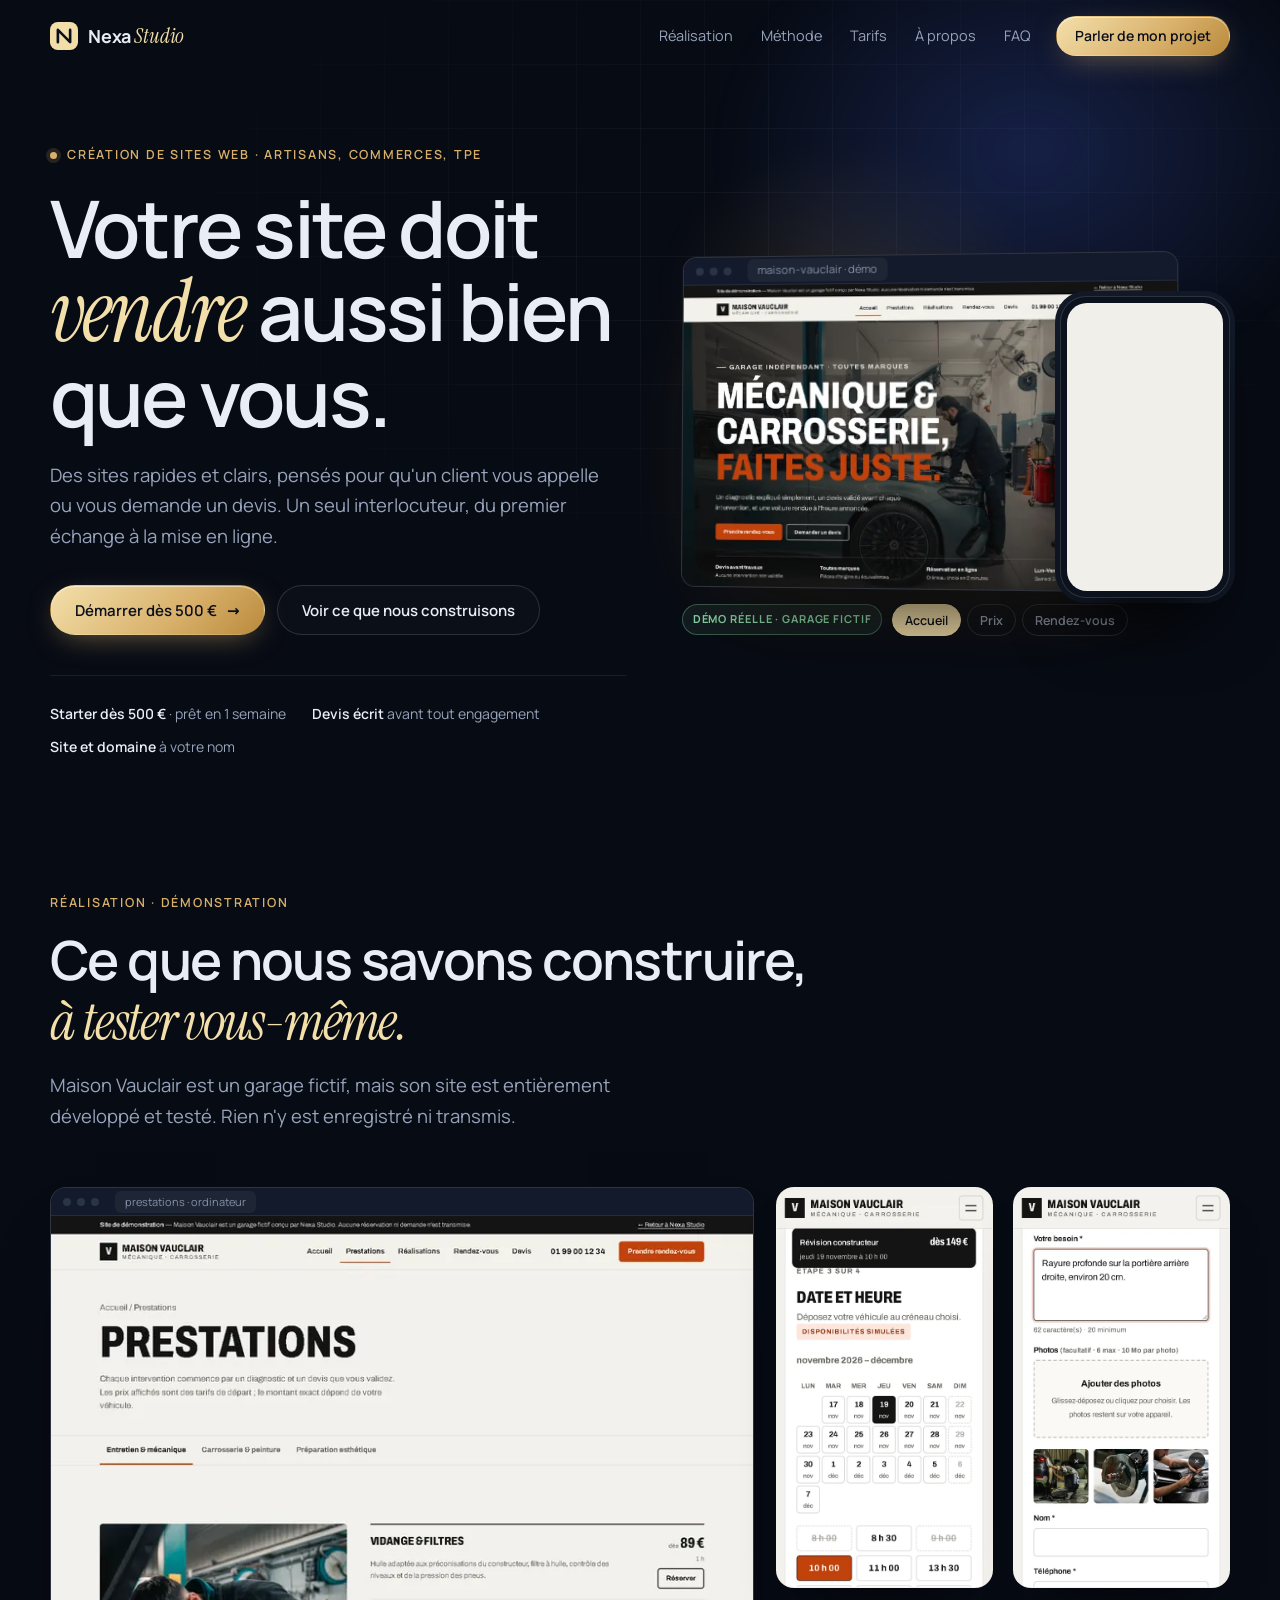
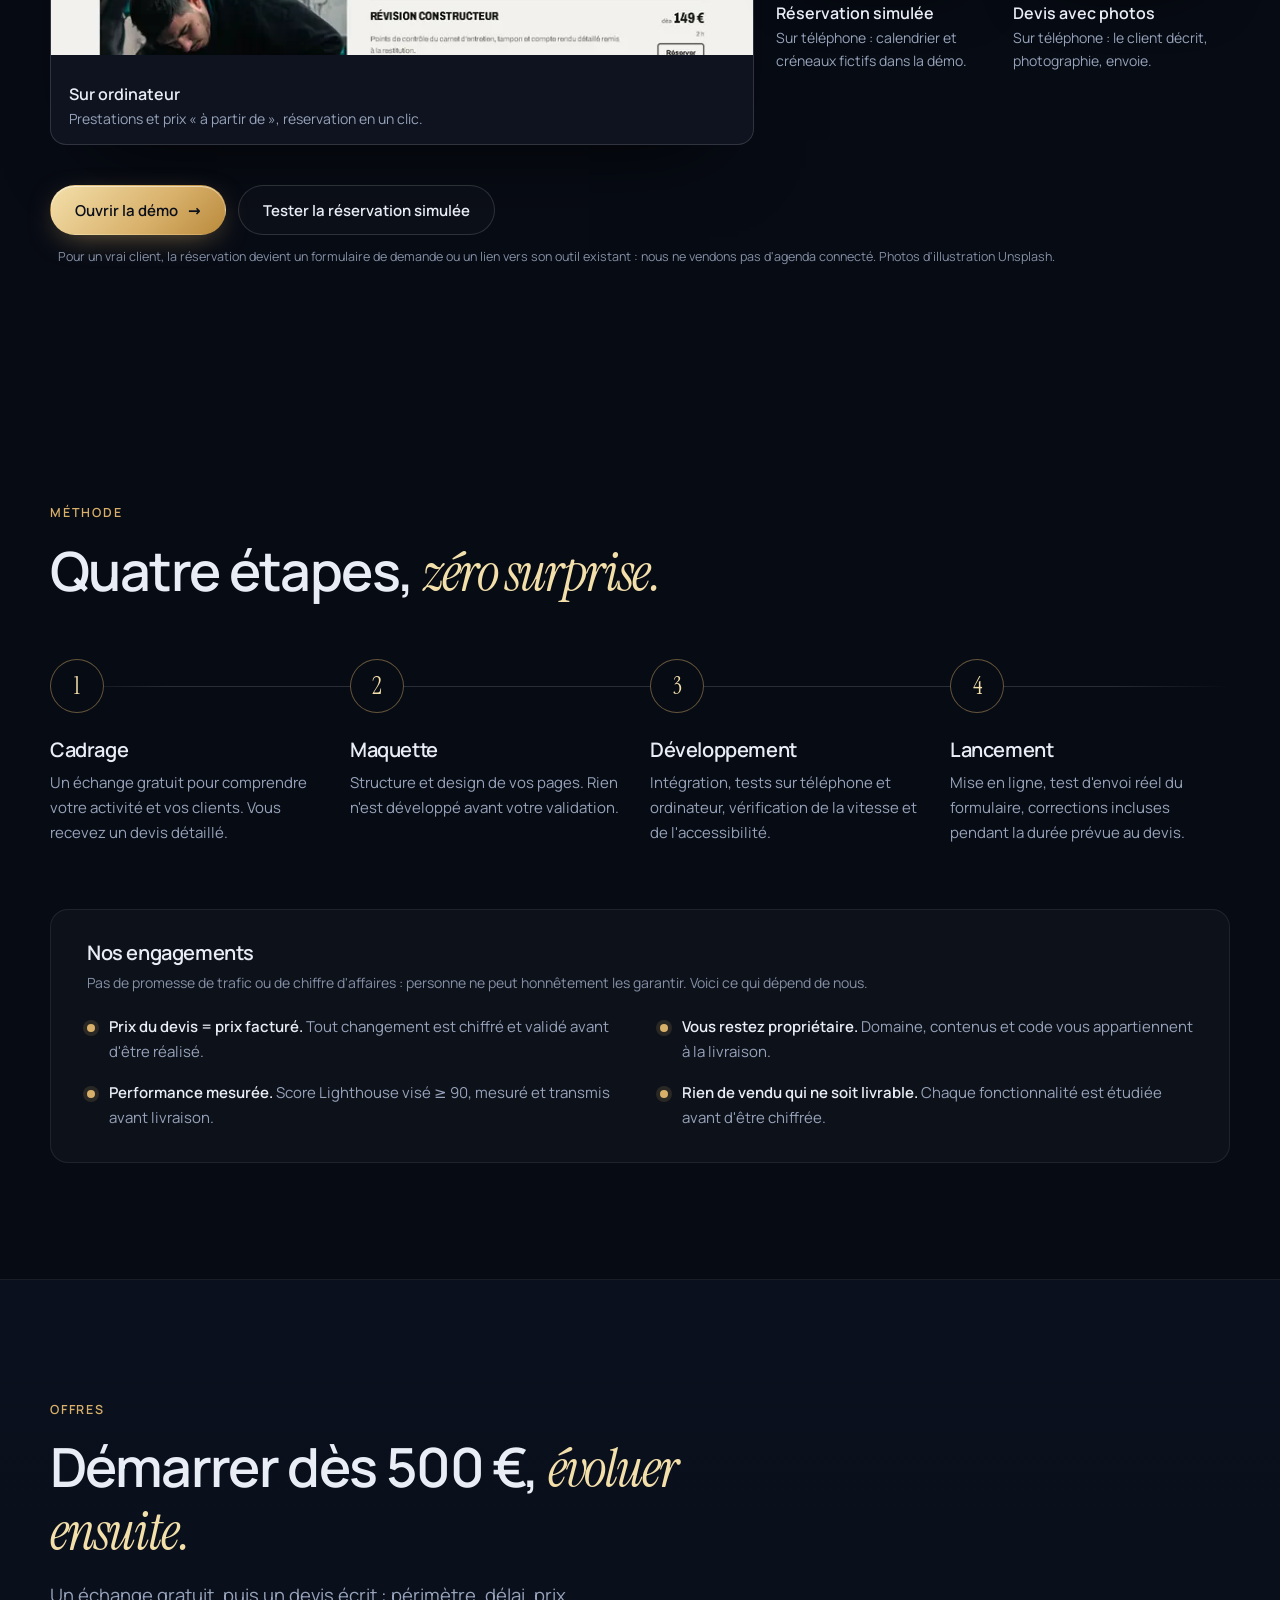
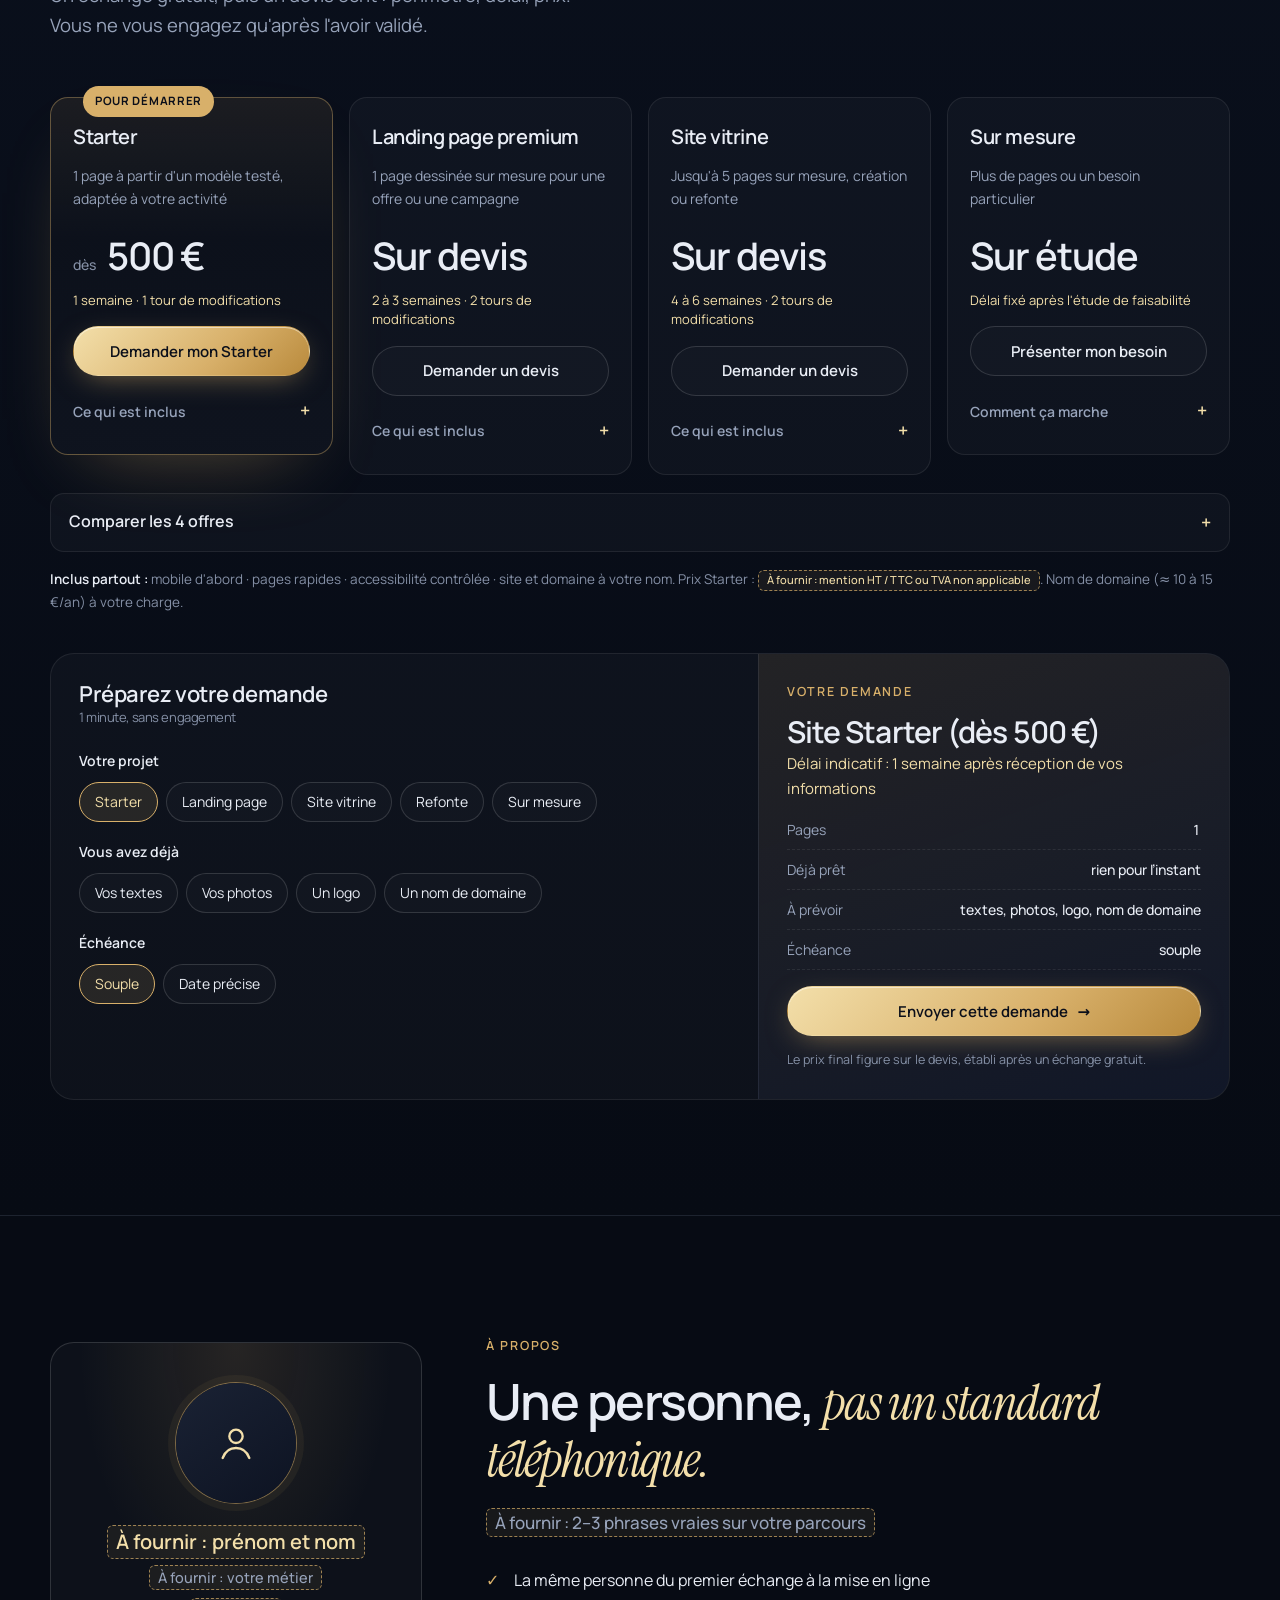
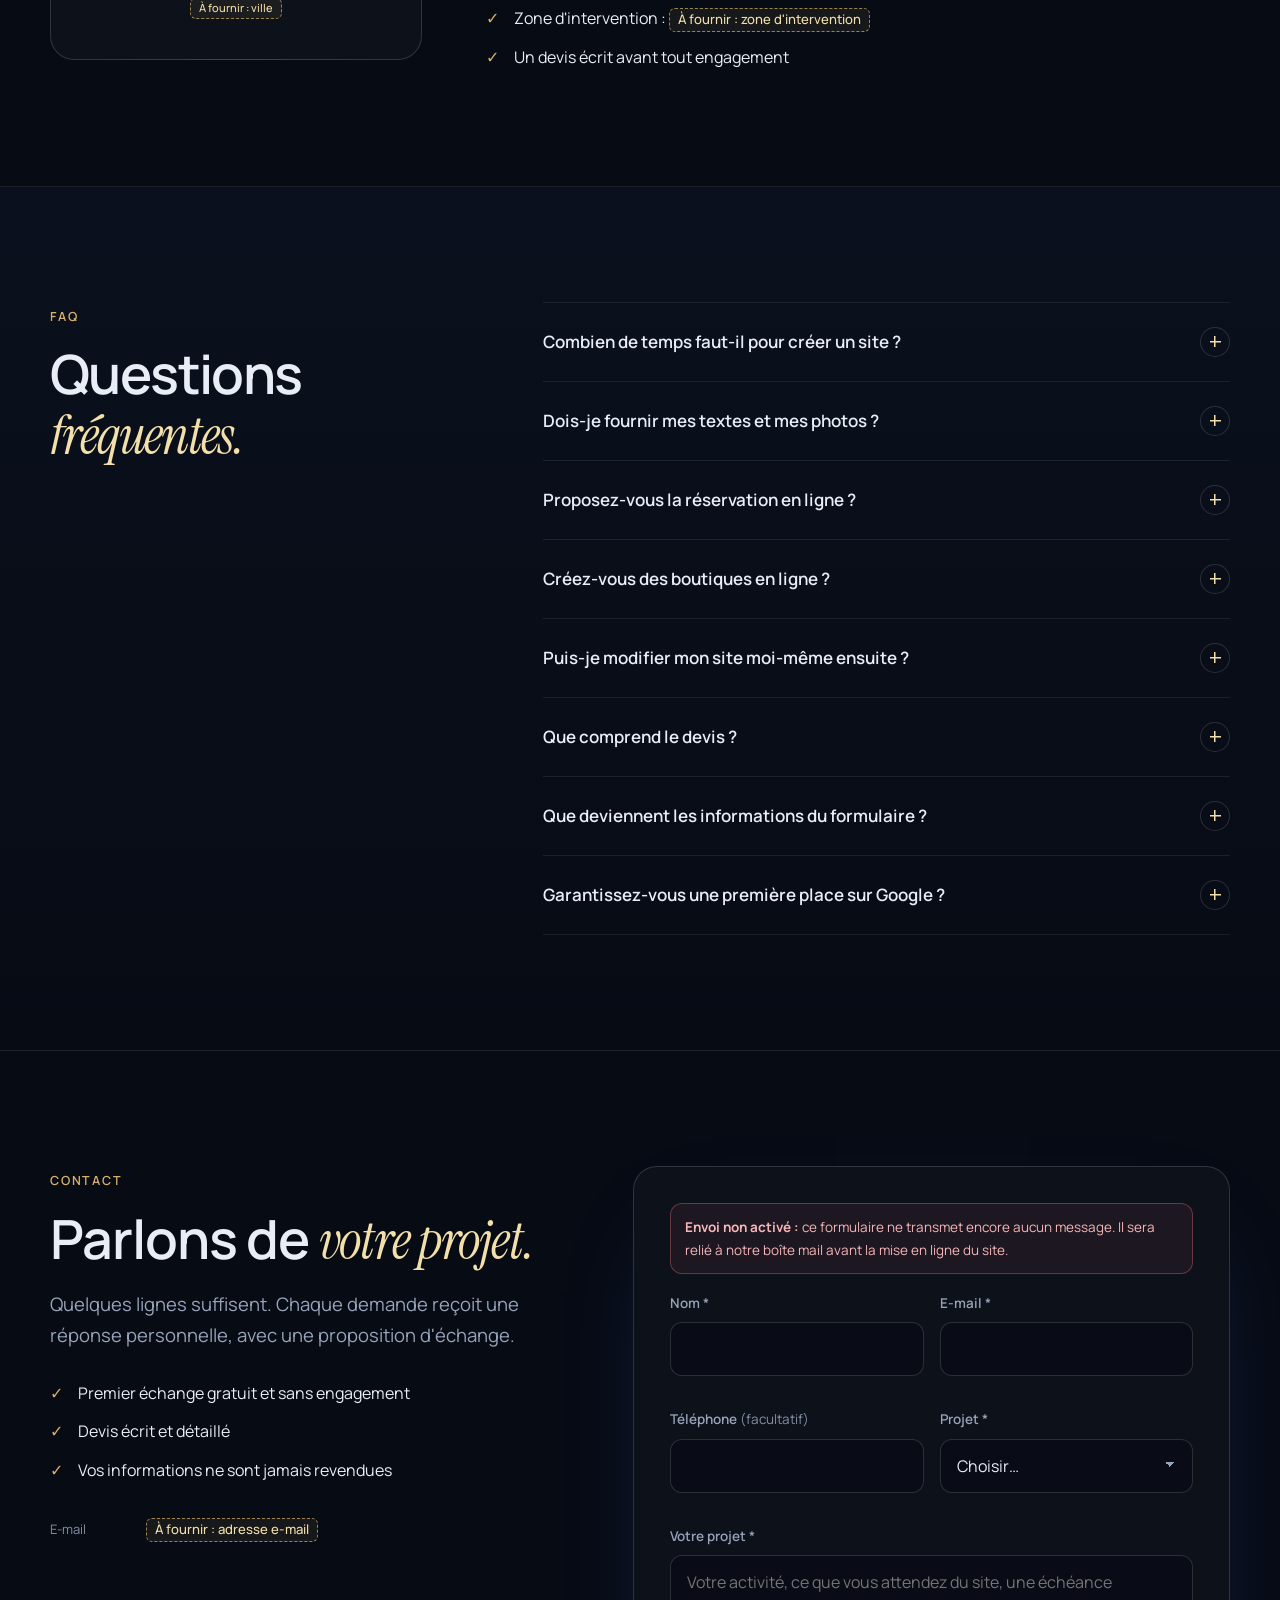
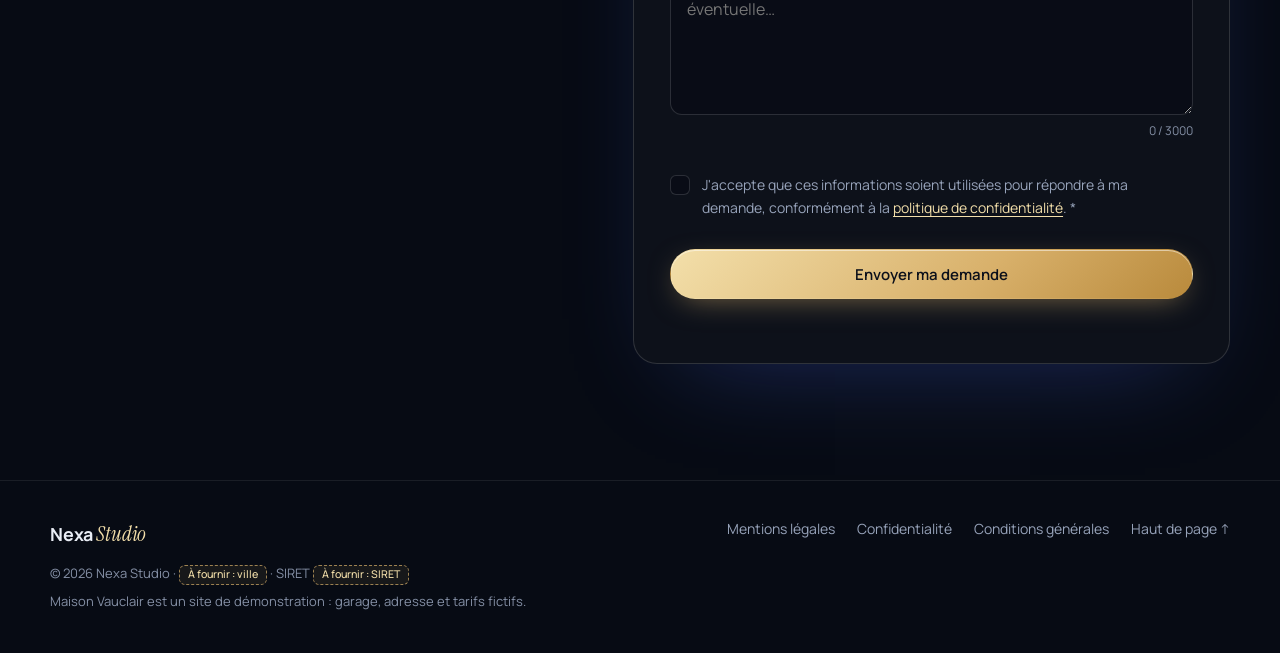
<file: index.html>
<!doctype html>
<html lang="fr">
<head>
<meta charset="utf-8">
<meta name="viewport" content="width=device-width, initial-scale=1">
<title>Nexa Studio — Création de sites web pour TPE, artisans et indépendants</title>
<meta name="description" content="Nexa Studio conçoit des sites vitrines et landing pages rapides, sur mesure et pensés pour générer des demandes de devis. Maquette validée avant développement, devis détaillé avant tout engagement.">
<!-- Pré-lancement : à retirer une fois config.js complété et le site validé -->
<meta name="robots" content="noindex">
<link rel="canonical" href="https://amn4kn.github.io/nexa-studio-demo/">
<meta property="og:url" content="https://amn4kn.github.io/nexa-studio-demo/">
<meta property="og:image" content="https://amn4kn.github.io/nexa-studio-demo/assets/maison-vauclair-preview.webp">
<meta property="og:type" content="website">
<meta property="og:locale" content="fr_FR">
<meta property="og:site_name" content="Nexa Studio">
<meta property="og:title" content="Nexa Studio — Création de sites web pour TPE, artisans et indépendants">
<meta property="og:description" content="Sites vitrines et landing pages rapides, sur mesure. Offre Starter dès 500 €, devis écrit avant tout engagement.">
<meta name="twitter:card" content="summary_large_image">
<meta name="theme-color" content="#070b14">
<link rel="icon" href="favicon.svg" type="image/svg+xml">
<link rel="preload" href="fonts/manrope-normal.woff2" as="font" type="font/woff2" crossorigin>
<link rel="preload" href="fonts/instrumentserif-italic.woff2" as="font" type="font/woff2" crossorigin>
<link rel="stylesheet" href="styles.css">
<script>document.documentElement.classList.add('js')</script>
</head>
<body>
<a class="skip" href="#main">Aller au contenu</a>

<header class="nav" id="nav">
  <div class="wrap nav__in">
    <a class="logo" href="#top">
      <svg width="28" height="28" viewBox="0 0 32 32" aria-hidden="true"><rect width="32" height="32" rx="9" fill="url(#lg)"/><path d="M9 23V9l14 14V9" fill="none" stroke="#0a0f1c" stroke-width="3" stroke-linecap="round" stroke-linejoin="round"/><defs><linearGradient id="lg" x1="0" y1="0" x2="32" y2="32"><stop stop-color="#f3dfaa"/><stop offset="1" stop-color="#c79a47"/></linearGradient></defs></svg>
      <span>Nexa<em>Studio</em></span>
    </a>
    <nav id="menu" class="menu" aria-label="Navigation principale">
      <a href="#realisations">Réalisation</a>
      <a href="#methode">Méthode</a>
      <a href="#tarifs">Tarifs</a>
      <a href="#apropos">À propos</a>
      <a href="#faq">FAQ</a>
      <a class="btn btn--gold btn--sm menu__cta" href="#contact">Parler de mon projet</a>
    </nav>
    <button class="burger" id="burger" aria-expanded="false" aria-controls="menu" aria-label="Ouvrir le menu"><span></span><span></span></button>
  </div>
</header>

<main id="main">
<!-- HERO -->
<section class="hero" id="top">
  <div class="hero__glow" aria-hidden="true"></div>
  <div class="wrap hero__grid">
    <div class="hero__copy">
      <p class="eyebrow"><span class="dot"></span> Création de sites web · artisans, commerces, TPE</p>
      <h1>Votre site doit <em>vendre</em> aussi bien que vous.</h1>
      <p class="lead">Des sites rapides et clairs, pensés pour qu'un client vous appelle ou vous demande un devis. Un seul interlocuteur, du premier échange à la mise en ligne.</p>
      <div class="hero__cta">
        <a class="btn btn--gold" href="#contact" data-plan="Starter">Démarrer dès 500 € <span aria-hidden="true">→</span></a>
        <a class="btn btn--ghost" href="#realisations">Voir ce que nous construisons</a>
      </div>
      <ul class="hero__facts">
        <li><strong>Starter dès 500 €</strong> · prêt en 1 semaine</li>
        <li><strong>Devis écrit</strong> avant tout engagement</li>
        <li><strong>Site et domaine</strong> à votre nom</li>
      </ul>
    </div>
    <figure class="stage" id="stage">
      <a class="device device--desktop" href="maison-vauclair/index.html" aria-label="maison-vauclair · démo : ouvrir la démo Maison Vauclair (garage fictif)">
        <span class="device__bar" aria-hidden="true"><i></i><i></i><i></i><span>maison-vauclair · démo</span></span>
        <img src="assets/vc-desktop-accueil.webp" srcset="assets/vc-desktop-accueil-720.webp 720w, assets/vc-desktop-accueil.webp 1200w" sizes="(max-width:640px) 92vw, (max-width:960px) 80vw, 600px" width="1200" height="750" decoding="async" alt="Accueil de la démo Maison Vauclair sur ordinateur">
      </a>
      <div class="device device--phone" aria-roledescription="carrousel" aria-label="La démo sur téléphone">
        <div class="phone__screens">
          <img class="is-on" src="assets/vc-m-accueil.webp" srcset="assets/vc-m-accueil-280.webp 280w, assets/vc-m-accueil.webp 520w" sizes="(max-width:640px) 140px, 196px" width="520" height="960" decoding="async" alt="Accueil de la démo sur téléphone">
          <img data-src="assets/vc-m-prix.webp" data-srcset="assets/vc-m-prix-280.webp 280w, assets/vc-m-prix.webp 520w" sizes="(max-width:640px) 140px, 196px" width="520" height="960" decoding="async" alt="Prestations et prix sur téléphone">
          <img data-src="assets/vc-m-rdv.webp" data-srcset="assets/vc-m-rdv-280.webp 280w, assets/vc-m-rdv.webp 520w" sizes="(max-width:640px) 140px, 196px" width="520" height="960" decoding="async" alt="Prise de rendez-vous simulée sur téléphone">
        </div>
      </div>
      <figcaption class="stage__cap">
        <span class="badge badge--live">Démo réelle · garage fictif</span>
        <span class="stage__tabs" role="group" aria-label="Écran affiché sur le téléphone">
          <button type="button" class="is-on" aria-pressed="true" data-screen="0">Accueil</button>
          <button type="button" aria-pressed="false" data-screen="1">Prix</button>
          <button type="button" aria-pressed="false" data-screen="2">Rendez-vous</button>
        </span>
      </figcaption>
    </figure>
  </div>
</section>

<!-- RÉALISATION -->
<section class="sec sec--tight" id="realisations">
  <div class="wrap">
    <header class="sec__head reveal">
      <p class="eyebrow">Réalisation · démonstration</p>
      <h2>Ce que nous savons construire, <em>à tester vous-même.</em></h2>
      <p class="lead">Maison Vauclair est un garage fictif, mais son site est entièrement développé et testé. Rien n'y est enregistré ni transmis.</p>
    </header>
    <div class="showcase">
      <figure class="show show--desk reveal">
        <span class="device__bar" aria-hidden="true"><i></i><i></i><i></i><span>prestations · ordinateur</span></span>
        <img src="assets/vc-desktop-prestations.webp" srcset="assets/vc-desktop-prestations-720.webp 720w, assets/vc-desktop-prestations.webp 1200w" sizes="(max-width:960px) 92vw, 700px" width="1200" height="750" loading="lazy" decoding="async" alt="Page prestations de la démo sur ordinateur, avec les prix de départ">
        <figcaption><b>Sur ordinateur</b> Prestations et prix « à partir de », réservation en un clic.</figcaption>
      </figure>
      <div class="show__phones" tabindex="0" role="region" aria-label="Captures sur téléphone (faire défiler horizontalement sur mobile)">
        <figure class="show">
          <img src="assets/vc-m-accueil.webp" width="520" height="960" loading="lazy" decoding="async" alt="Accueil de la démo sur téléphone">
          <figcaption><b>Sur téléphone</b> Appeler ou réserver en un geste.</figcaption>
        </figure>
        <figure class="show reveal">
          <img src="assets/vc-m-rdv.webp" width="520" height="960" loading="lazy" decoding="async" alt="Prise de rendez-vous simulée : calendrier et créneaux">
          <figcaption><b>Réservation simulée</b> Sur téléphone : calendrier et créneaux fictifs dans la démo.</figcaption>
        </figure>
        <figure class="show reveal">
          <img src="assets/vc-m-devis.webp" width="520" height="960" loading="lazy" decoding="async" alt="Demande de devis avec ajout de photos sur téléphone">
          <figcaption><b>Devis avec photos</b> Sur téléphone : le client décrit, photographie, envoie.</figcaption>
        </figure>
      </div>
    </div>
    <div class="case__cta reveal">
      <a class="btn btn--gold" href="maison-vauclair/index.html">Ouvrir la démo <span aria-hidden="true">→</span></a>
      <a class="btn btn--ghost" href="maison-vauclair/rendez-vous.html">Tester la réservation simulée</a>
      <p class="fine">Pour un vrai client, la réservation devient un formulaire de demande ou un lien vers son outil existant : nous ne vendons pas d'agenda connecté. Photos d'illustration Unsplash.</p>
    </div>
  </div>
</section>

<!-- MÉTHODE + ENGAGEMENTS -->
<section class="sec" id="methode">
  <div class="wrap">
    <header class="sec__head reveal">
      <p class="eyebrow">Méthode</p>
      <h2>Quatre étapes, <em>zéro surprise.</em></h2>
    </header>
    <ol class="steps">
      <li class="reveal"><span>1</span><h3>Cadrage</h3><p>Un échange gratuit pour comprendre votre activité et vos clients. Vous recevez un devis détaillé.</p></li>
      <li class="reveal"><span>2</span><h3>Maquette</h3><p>Structure et design de vos pages. Rien n'est développé avant votre validation.</p></li>
      <li class="reveal"><span>3</span><h3>Développement</h3><p>Intégration, tests sur téléphone et ordinateur, vérification de la vitesse et de l'accessibilité.</p></li>
      <li class="reveal"><span>4</span><h3>Lancement</h3><p>Mise en ligne, test d'envoi réel du formulaire, corrections incluses pendant la durée prévue au devis.</p></li>
    </ol>
    <div class="pledges reveal">
      <h3>Nos engagements <small>Pas de promesse de trafic ou de chiffre d'affaires : personne ne peut honnêtement les garantir. Voici ce qui dépend de nous.</small></h3>
      <ul>
        <li><b>Prix du devis = prix facturé.</b> Tout changement est chiffré et validé avant d'être réalisé.</li>
        <li><b>Vous restez propriétaire.</b> Domaine, contenus et code vous appartiennent à la livraison.</li>
        <li><b>Performance mesurée.</b> Score Lighthouse visé ≥ 90, mesuré et transmis avant livraison.</li>
        <li><b>Rien de vendu qui ne soit livrable.</b> Chaque fonctionnalité est étudiée avant d'être chiffrée.</li>
      </ul>
    </div>
  </div>
</section>

<!-- TARIFS -->
<section class="sec sec--alt" id="tarifs">
  <div class="wrap">
    <header class="sec__head reveal">
      <p class="eyebrow">Offres</p>
      <h2>Démarrer dès 500 €, <em>évoluer ensuite.</em></h2>
      <p class="lead">Un échange gratuit, puis un devis écrit : périmètre, délai, prix. Vous ne vous engagez qu'après l'avoir validé.</p>
    </header>
    <div class="plans">
      <article class="plan plan--hot card reveal">
        <span class="ribbon">Pour démarrer</span>
        <h3>Starter</h3>
        <p class="plan__for">1 page à partir d'un modèle testé, adaptée à votre activité</p>
        <p class="price"><small>dès</small> 500 €</p>
        <p class="plan__time">1 semaine · 1 tour de modifications</p>
        <a class="btn btn--gold btn--block" href="#contact" data-plan="Starter">Demander mon Starter</a>
        <details class="plan__more"><summary>Ce qui est inclus</summary><ul>
          <li class="y">Prestations, horaires, adresse, appel en un geste</li>
          <li class="y">Formulaire relié à votre boîte mail</li>
          <li class="y">Mobile d'abord, rapide, HTTPS</li>
          <li class="y">Mise en ligne sur votre domaine</li>
          <li class="n">Pages supplémentaires, rédaction : non incluses</li>
        </ul></details>
      </article>
      <article class="plan card reveal">
        <h3>Landing page premium</h3>
        <p class="plan__for">1 page dessinée sur mesure pour une offre ou une campagne</p>
        <p class="price price--quote">Sur devis</p>
        <p class="plan__time">2 à 3 semaines · 2 tours de modifications</p>
        <a class="btn btn--ghost btn--block" href="#contact" data-plan="Landing page premium">Demander un devis</a>
        <details class="plan__more"><summary>Ce qui est inclus</summary><ul>
          <li class="y">Jusqu'à 6 sections, design sur mesure</li>
          <li class="y">Formulaire relié à votre boîte mail</li>
          <li class="y">Bases du référencement</li>
          <li class="y">Mise en ligne sur votre domaine</li>
        </ul></details>
      </article>
      <article class="plan card reveal">
        <h3>Site vitrine</h3>
        <p class="plan__for">Jusqu'à 5 pages sur mesure, création ou refonte</p>
        <p class="price price--quote">Sur devis</p>
        <p class="plan__time">4 à 6 semaines · 2 tours de modifications</p>
        <a class="btn btn--ghost btn--block" href="#contact" data-plan="Site vitrine professionnel">Demander un devis</a>
        <details class="plan__more"><summary>Ce qui est inclus</summary><ul>
          <li class="y">Design sur mesure, mobile d'abord</li>
          <li class="y">Formulaire relié à votre boîte mail</li>
          <li class="y">Référencement local de base</li>
          <li class="y">Redirection des anciennes pages (refonte)</li>
          <li class="y">Mise en ligne sur votre domaine</li>
        </ul></details>
      </article>
      <article class="plan card reveal">
        <h3>Sur mesure</h3>
        <p class="plan__for">Plus de pages ou un besoin particulier</p>
        <p class="price price--quote">Sur étude</p>
        <p class="plan__time">Délai fixé après l'étude de faisabilité</p>
        <a class="btn btn--ghost btn--block" href="#contact" data-plan="Site sur mesure">Présenter mon besoin</a>
        <details class="plan__more"><summary>Comment ça marche</summary><ul>
          <li class="y">Étude de faisabilité avant tout devis</li>
          <li class="y">Fonctionnalités chiffrées seulement si nous savons les livrer</li>
          <li class="n">Boutique et réservation en ligne : pas proposées pour le moment</li>
        </ul></details>
      </article>
    </div>
    <details class="compare reveal">
      <summary>Comparer les 4 offres</summary>
      <div class="compare__wrap" tabindex="0" role="region" aria-label="Tableau comparatif des offres">
        <table>
          <thead><tr><th scope="col"></th><th scope="col">Starter</th><th scope="col">Landing premium</th><th scope="col">Site vitrine</th><th scope="col">Sur mesure</th></tr></thead>
          <tbody>
            <tr><th scope="row">Pages</th><td>1</td><td>1 (6 sections)</td><td>jusqu'à 5</td><td>selon besoin</td></tr>
            <tr><th scope="row">Conception</th><td>modèle adapté</td><td>sur mesure</td><td>sur mesure</td><td>sur mesure</td></tr>
            <tr><th scope="row">Modifications incluses</th><td>1 tour</td><td>2 tours</td><td>2 tours</td><td>au devis</td></tr>
            <tr><th scope="row">Délai indicatif</th><td>1 semaine</td><td>2-3 semaines</td><td>4-6 semaines</td><td>après étude</td></tr>
            <tr><th scope="row">Prix</th><td>dès 500 €</td><td>sur devis</td><td>sur devis</td><td>sur étude</td></tr>
          </tbody>
        </table>
      </div>
    </details>
    <p class="plans__note reveal"><span>Inclus partout :</span> mobile d'abord · pages rapides · accessibilité contrôlée · site et domaine à votre nom. Prix Starter : <span data-cfg="priceMention" data-todo="mention HT / TTC ou TVA non applicable"></span>. Nom de domaine (≈ 10 à 15 €/an) à votre charge.</p>

    <div class="sim reveal" id="simulateur">
      <form class="sim__form" id="sim" novalidate>
        <h3 class="sim__title">Préparez votre demande <small>1 minute, sans engagement</small></h3>
        <fieldset>
          <legend>Votre projet</legend>
          <div class="chips">
            <label class="chip-opt"><input type="radio" name="type" value="starter" checked><span>Starter</span></label>
            <label class="chip-opt"><input type="radio" name="type" value="landing"><span>Landing page</span></label>
            <label class="chip-opt"><input type="radio" name="type" value="vitrine"><span>Site vitrine</span></label>
            <label class="chip-opt"><input type="radio" name="type" value="refonte"><span>Refonte</span></label>
            <label class="chip-opt"><input type="radio" name="type" value="mesure"><span>Sur mesure</span></label>
          </div>
        </fieldset>
        <fieldset class="sim__pages">
          <legend>Nombre de pages : <output id="pagesOut">1</output></legend>
          <input type="range" id="pages" min="1" max="15" value="1" aria-label="Nombre de pages">
        </fieldset>
        <fieldset>
          <legend>Vous avez déjà</legend>
          <div class="chips">
            <label class="chip-opt"><input type="checkbox" name="has" value="textes"><span>Vos textes</span></label>
            <label class="chip-opt"><input type="checkbox" name="has" value="photos"><span>Vos photos</span></label>
            <label class="chip-opt"><input type="checkbox" name="has" value="logo"><span>Un logo</span></label>
            <label class="chip-opt"><input type="checkbox" name="has" value="domaine"><span>Un nom de domaine</span></label>
          </div>
        </fieldset>
        <fieldset>
          <legend>Échéance</legend>
          <div class="chips">
            <label class="chip-opt"><input type="radio" name="when" value="souple" checked><span>Souple</span></label>
            <label class="chip-opt"><input type="radio" name="when" value="date"><span>Date précise</span></label>
          </div>
        </fieldset>
      </form>
      <aside class="sim__res" aria-live="polite" aria-label="Récapitulatif de votre demande">
        <p class="eyebrow">Votre demande</p>
        <p class="sim__price" id="simPrice">—</p>
        <p class="sim__delay" id="simDelay"></p>
        <ul class="sim__sum" id="simSum"></ul>
        <a class="btn btn--gold btn--block" href="#contact" id="simGo">Envoyer cette demande <span aria-hidden="true">→</span></a>
        <p class="fine">Le prix final figure sur le devis, établi après un échange gratuit.</p>
      </aside>
    </div>
  </div>
</section>

<!-- À PROPOS -->
<section class="sec" id="apropos">
  <div class="wrap about">
    <div class="about__card reveal">
      <div class="about__avatar" id="avatar" aria-hidden="true">
        <svg viewBox="0 0 24 24" width="40" height="40"><circle cx="12" cy="8" r="4"/><path d="M4 21c1.5-4 4.5-6 8-6s6.5 2 8 6"/></svg>
      </div>
      <p class="about__name" data-cfg="founderName" data-todo="prénom et nom"></p>
      <p class="about__role" data-cfg="founderRole" data-todo="votre métier"></p>
      <p class="about__city"><span data-cfg="city" data-todo="ville"></span></p>
    </div>
    <div class="about__copy reveal">
      <p class="eyebrow">À propos</p>
      <h2>Une personne, <em>pas un standard téléphonique.</em></h2>
      <p class="about__bio" data-cfg="founderBio" data-todo="2–3 phrases vraies sur votre parcours"></p>
      <ul class="contact__list">
        <li>La même personne du premier échange à la mise en ligne</li>
        <li>Zone d'intervention : <span data-cfg="area" data-todo="zone d'intervention"></span></li>
        <li>Un devis écrit avant tout engagement</li>
      </ul>
    </div>
  </div>
</section>

<!-- FAQ -->
<section class="sec sec--alt" id="faq">
  <div class="wrap faq">
    <header class="sec__head reveal">
      <p class="eyebrow">FAQ</p>
      <h2>Questions <em>fréquentes.</em></h2>
    </header>
    <div class="faq__list reveal">
      <details><summary>Combien de temps faut-il pour créer un site ?</summary><p>À titre indicatif, 2 à 3 semaines pour une landing page et 4 à 6 semaines pour un site vitrine. Le délai réel dépend surtout de la rapidité des retours et de la fourniture des contenus ; il est précisé dans le devis.</p></details>
      <details><summary>Dois-je fournir mes textes et mes photos ?</summary><p>Idéalement oui, nous vous guidons sur ce qui est nécessaire. Nous pouvons vous aider à les rédiger, sur devis. Pour les photos, de vraies photos de votre activité convainquent toujours mieux que des images de banque.</p></details>
      <details><summary>Proposez-vous la réservation en ligne ?</summary><p>Pas encore en standard, et nous ne la vendons pas tant qu'elle n'est pas prête. La démo Maison Vauclair en montre l'interface, mais un vrai système exige aussi la gestion des disponibilités, des confirmations et des annulations. Si c'est essentiel pour vous, parlons-en : nous étudierons la faisabilité avant tout chiffrage.</p></details>
      <details><summary>Créez-vous des boutiques en ligne ?</summary><p>Pas pour le moment. Nous ne proposerons cette prestation qu'après avoir développé et testé une démonstration complète (paiement, commandes, conditions de vente).</p></details>
      <details><summary>Puis-je modifier mon site moi-même ensuite ?</summary><p>Pas directement pour l'instant : nos sites n'ont pas d'interface d'administration. Les modifications sont faites par nous et chiffrées à l'avance. Si l'autonomie est indispensable pour vous, dites-le dès le premier échange : nous étudierons une solution avant de vous la proposer.</p></details>
      <details><summary>Que comprend le devis ?</summary><p>Conception, développement, mise en ligne et tours de modifications prévus. Le nom de domaine (environ 10 à 15 € par an, payé directement par vous) et l'éventuel hébergement payant sont indiqués séparément. Pour un site vitrine, un hébergement gratuit suffit le plus souvent.</p></details>
      <details><summary>Que deviennent les informations du formulaire ?</summary><p>Elles servent uniquement à répondre à votre demande et ne sont jamais revendues. Le détail figure dans la <a href="confidentialite.html">politique de confidentialité</a>.</p></details>
      <details><summary>Garantissez-vous une première place sur Google ?</summary><p>Non, et méfiez-vous de ceux qui le promettent. Nous posons des bases techniques et éditoriales solides, mais le classement dépend de nombreux facteurs externes.</p></details>
    </div>
  </div>
</section>

<!-- CONTACT -->
<section class="sec" id="contact">
  <div class="wrap contact">
    <div class="contact__copy reveal">
      <p class="eyebrow">Contact</p>
      <h2>Parlons de <em>votre projet.</em></h2>
      <p class="lead">Quelques lignes suffisent. Chaque demande reçoit une réponse personnelle<span data-cfg-if="responseDelay"> sous <span data-cfg="responseDelay"></span></span>, avec une proposition d'échange.</p>
      <ul class="contact__list">
        <li>Premier échange gratuit et sans engagement</li>
        <li>Devis écrit et détaillé</li>
        <li>Vos informations ne sont jamais revendues</li>
      </ul>
      <dl class="contact__direct">
        <div><dt>E-mail</dt><dd><a data-cfg="email" data-cfg-href="mailto" data-todo="adresse e-mail"></a></dd></div>
        <div data-cfg-if="phone"><dt>Téléphone</dt><dd><a data-cfg="phone" data-cfg-href="tel"></a></dd></div>
      </dl>
    </div>
    <div class="contact__box reveal">
      <form id="contactForm" novalidate>
        <p class="notice notice--top" data-offline hidden><b>Envoi non activé :</b> ce formulaire ne transmet encore aucun message. Il sera relié à notre boîte mail avant la mise en ligne du site.</p>
        <div class="hp" aria-hidden="true"><label>Ne pas remplir <input type="text" name="_gotcha" tabindex="-1" autocomplete="off"></label></div>
        <div class="row">
          <div class="field"><label for="name">Nom *</label><input id="name" name="name" type="text" autocomplete="name" maxlength="100" required aria-describedby="e-name"><p class="err" id="e-name" role="alert"></p></div>
          <div class="field"><label for="email">E-mail *</label><input id="email" name="email" type="email" autocomplete="email" maxlength="160" required aria-describedby="e-email"><p class="err" id="e-email" role="alert"></p></div>
        </div>
        <div class="row">
          <div class="field"><label for="phone">Téléphone <span class="opt-l">(facultatif)</span></label><input id="phone" name="phone" type="tel" autocomplete="tel" maxlength="20" aria-describedby="e-phone"><p class="err" id="e-phone" role="alert"></p></div>
          <div class="field"><label for="kind">Projet *</label>
            <select id="kind" name="kind" required aria-describedby="e-kind">
              <option value="">Choisir…</option><option>Site Starter</option><option>Site vitrine</option><option>Landing page</option><option>Refonte de site</option><option>Site sur mesure</option><option>Autre</option>
            </select><p class="err" id="e-kind" role="alert"></p></div>
        </div>
        <div class="field"><label for="msg">Votre projet *</label><textarea id="msg" name="msg" rows="5" maxlength="3000" required aria-describedby="e-msg msgCount" placeholder="Votre activité, ce que vous attendez du site, une échéance éventuelle…"></textarea><p class="count" id="msgCount">0 / 3000</p><p class="err" id="e-msg" role="alert"></p></div>
        <label class="check"><input type="checkbox" id="rgpd" name="rgpd" required aria-describedby="e-rgpd"><span>J'accepte que ces informations soient utilisées pour répondre à ma demande, conformément à la <a href="confidentialite.html">politique de confidentialité</a>. *</span></label>
        <p class="err" id="e-rgpd" role="alert"></p>
        <button class="btn btn--gold btn--block" type="submit">Envoyer ma demande</button>
        <p class="err err--send" id="e-send" role="alert"></p>
      </form>
      <div class="ok" id="ok" hidden tabindex="-1">
        <div class="ok__ico" aria-hidden="true">✓</div>
        <h3>Votre demande a bien été envoyée.</h3>
        <p>Nous vous répondrons à l'adresse <b id="okMail"></b><span data-cfg-if="responseDelay"> sous <span data-cfg="responseDelay"></span></span>. Pensez à vérifier vos courriers indésirables.</p>
        <button class="btn btn--ghost" id="again" type="button">Envoyer une autre demande</button>
      </div>
    </div>
  </div>
</section>
</main>

<footer class="foot">
  <div class="wrap foot__in">
    <div>
      <a class="logo" href="#top"><span>Nexa<em>Studio</em></span></a>
      <p class="foot__id">© 2026 Nexa Studio · <span data-cfg="city" data-todo="ville"></span> · SIRET <span data-cfg="siret" data-todo="SIRET"></span></p>
      <p>Maison Vauclair est un site de démonstration : garage, adresse et tarifs fictifs.</p>
    </div>
    <nav class="foot__nav" aria-label="Informations légales">
      <a href="mentions-legales.html">Mentions légales</a>
      <a href="confidentialite.html">Confidentialité</a>
      <a href="cgv.html">Conditions générales</a>
      <a href="#top">Haut de page ↑</a>
    </nav>
  </div>
</footer>

<aside class="mcta" id="mcta" aria-label="Action rapide"><a class="btn btn--gold btn--block" href="#contact" data-plan="Starter">Démarrer dès 500 €</a></aside>
<script src="config.js" defer></script>
<script src="app.js" defer></script>
</body>
</html>
</file>
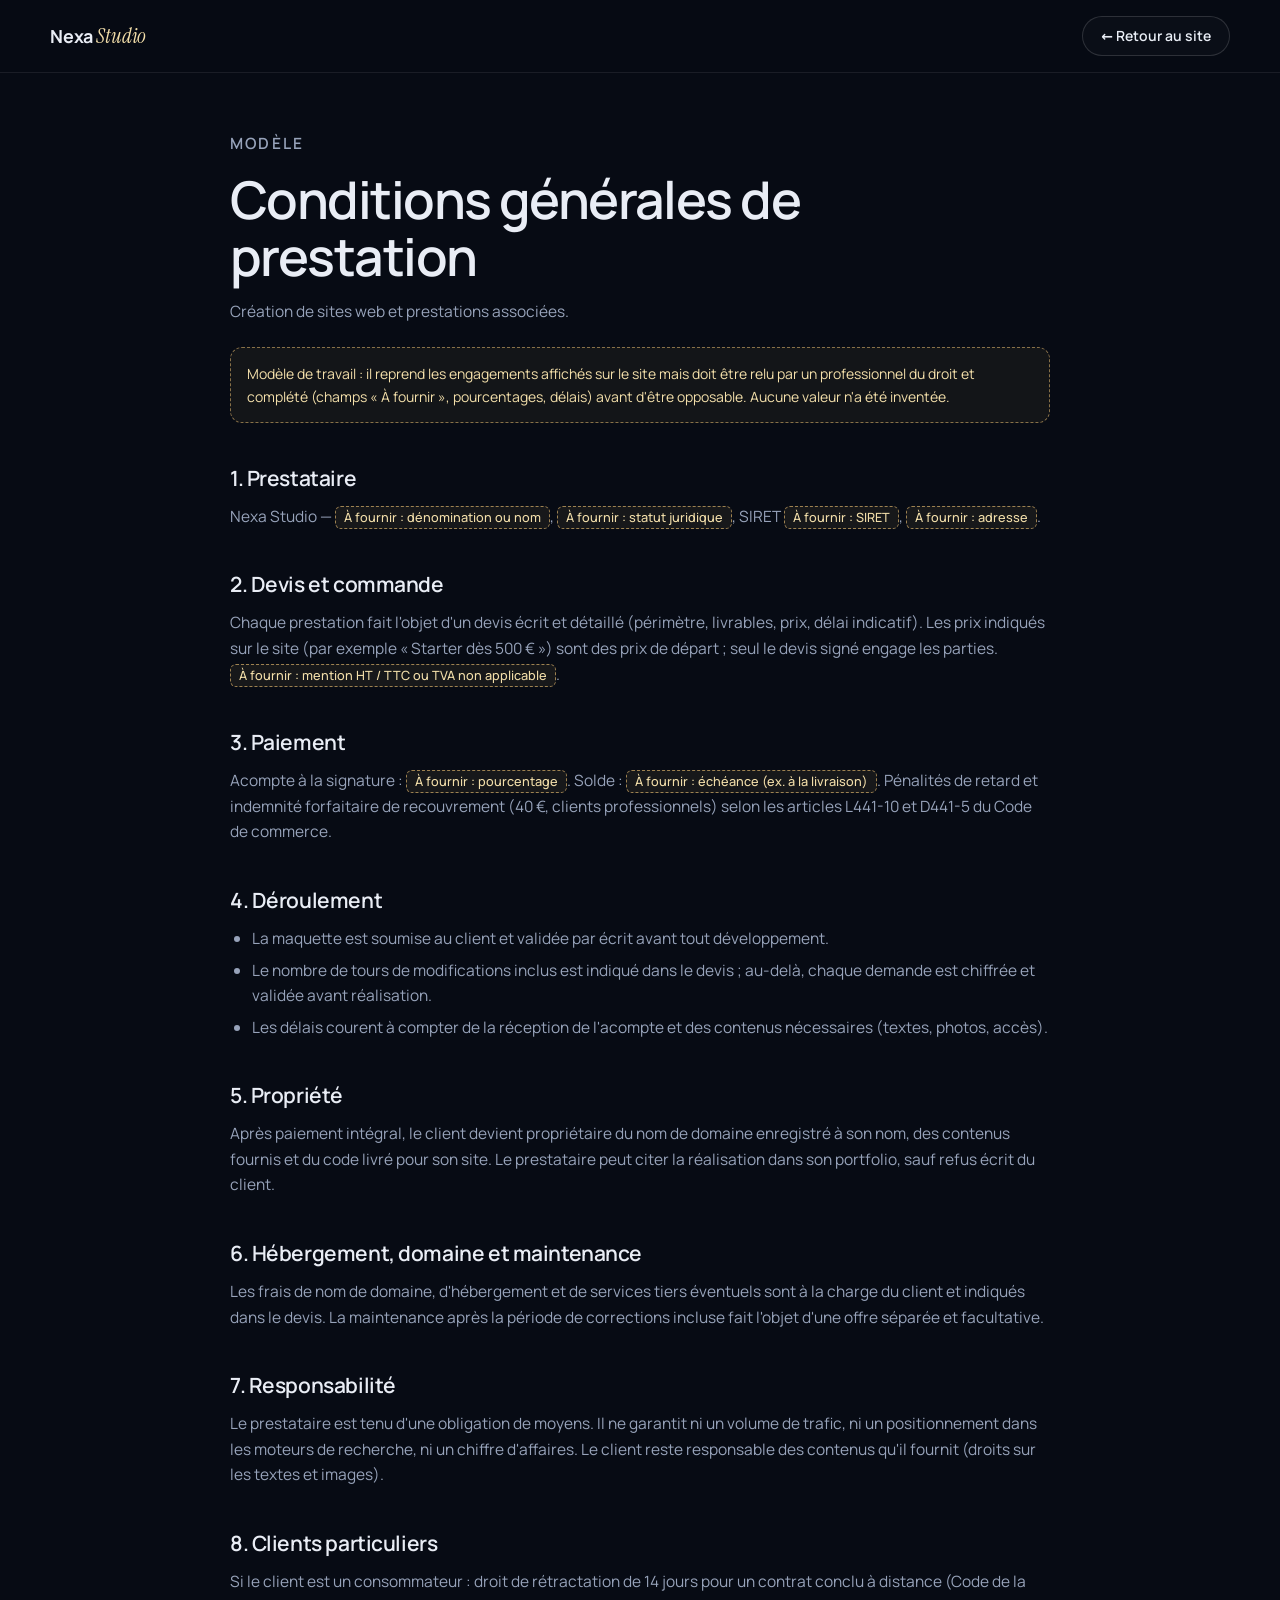
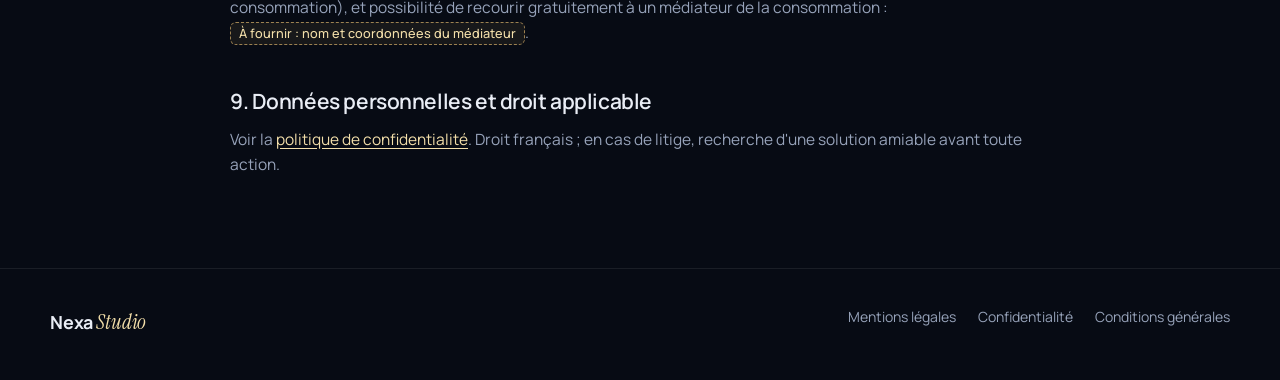
<file: cgv.html>
<!doctype html>
<html lang="fr">
<head>
<meta charset="utf-8">
<meta name="viewport" content="width=device-width, initial-scale=1">
<title>Conditions générales de prestation — Nexa Studio</title>
<meta name="description" content="Conditions générales de prestation de Nexa Studio pour la création de sites web.">
<meta name="robots" content="noindex">
<meta name="theme-color" content="#070b14">
<link rel="icon" href="favicon.svg" type="image/svg+xml">
<link rel="preload" href="fonts/manrope-normal.woff2" as="font" type="font/woff2" crossorigin>
<link rel="stylesheet" href="styles.css">
</head>
<body>
<a class="skip" href="#main">Aller au contenu</a>
<header class="nav nav--solid" id="nav">
  <div class="wrap nav__in">
    <a class="logo" href="index.html"><span>Nexa<em>Studio</em></span></a>
    <a class="btn btn--ghost btn--sm" href="index.html">← Retour au site</a>
  </div>
</header>
<main id="main" class="legal">
  <div class="wrap">
    <p class="eyebrow">Modèle</p>
    <h1>Conditions générales de prestation</h1>
    <p class="intro">Création de sites web et prestations associées.</p>
    <p class="warn">Modèle de travail : il reprend les engagements affichés sur le site mais doit être relu par un professionnel du droit et complété (champs « À fournir », pourcentages, délais) avant d'être opposable. Aucune valeur n'a été inventée.</p>

    <h2>1. Prestataire</h2>
    <p>Nexa Studio — <span data-cfg="legalName" data-todo="dénomination ou nom"></span>, <span data-cfg="legalForm" data-todo="statut juridique"></span>, SIRET <span data-cfg="siret" data-todo="SIRET"></span>, <span data-cfg="address" data-todo="adresse"></span>.</p>

    <h2>2. Devis et commande</h2>
    <p>Chaque prestation fait l'objet d'un devis écrit et détaillé (périmètre, livrables, prix, délai indicatif). Les prix indiqués sur le site (par exemple « Starter dès 500 € ») sont des prix de départ ; seul le devis signé engage les parties. <span data-cfg="priceMention" data-todo="mention HT / TTC ou TVA non applicable"></span>.</p>

    <h2>3. Paiement</h2>
    <p>Acompte à la signature : <span class="todo">À fournir : pourcentage</span>. Solde : <span class="todo">À fournir : échéance (ex. à la livraison)</span>. Pénalités de retard et indemnité forfaitaire de recouvrement (40 €, clients professionnels) selon les articles L441-10 et D441-5 du Code de commerce.</p>

    <h2>4. Déroulement</h2>
    <ul>
      <li>La maquette est soumise au client et validée par écrit avant tout développement.</li>
      <li>Le nombre de tours de modifications inclus est indiqué dans le devis ; au-delà, chaque demande est chiffrée et validée avant réalisation.</li>
      <li>Les délais courent à compter de la réception de l'acompte et des contenus nécessaires (textes, photos, accès).</li>
    </ul>

    <h2>5. Propriété</h2>
    <p>Après paiement intégral, le client devient propriétaire du nom de domaine enregistré à son nom, des contenus fournis et du code livré pour son site. Le prestataire peut citer la réalisation dans son portfolio, sauf refus écrit du client.</p>

    <h2>6. Hébergement, domaine et maintenance</h2>
    <p>Les frais de nom de domaine, d'hébergement et de services tiers éventuels sont à la charge du client et indiqués dans le devis. La maintenance après la période de corrections incluse fait l'objet d'une offre séparée et facultative.</p>

    <h2>7. Responsabilité</h2>
    <p>Le prestataire est tenu d'une obligation de moyens. Il ne garantit ni un volume de trafic, ni un positionnement dans les moteurs de recherche, ni un chiffre d'affaires. Le client reste responsable des contenus qu'il fournit (droits sur les textes et images).</p>

    <h2>8. Clients particuliers</h2>
    <p>Si le client est un consommateur : droit de rétractation de 14 jours pour un contrat conclu à distance (Code de la consommation), et possibilité de recourir gratuitement à un médiateur de la consommation : <span data-cfg="mediator" data-todo="nom et coordonnées du médiateur"></span>.</p>

    <h2>9. Données personnelles et droit applicable</h2>
    <p>Voir la <a href="confidentialite.html">politique de confidentialité</a>. Droit français ; en cas de litige, recherche d'une solution amiable avant toute action.</p>
  </div>
</main>
<footer class="foot">
  <div class="wrap foot__in">
    <a class="logo" href="index.html"><span>Nexa<em>Studio</em></span></a>
    <nav class="foot__nav" aria-label="Informations légales">
      <a href="mentions-legales.html">Mentions légales</a>
      <a href="confidentialite.html">Confidentialité</a>
      <a href="cgv.html" aria-current="page">Conditions générales</a>
    </nav>
  </div>
</footer>
<script src="config.js" defer></script>
<script src="app.js" defer></script>
</body>
</html>
</file>
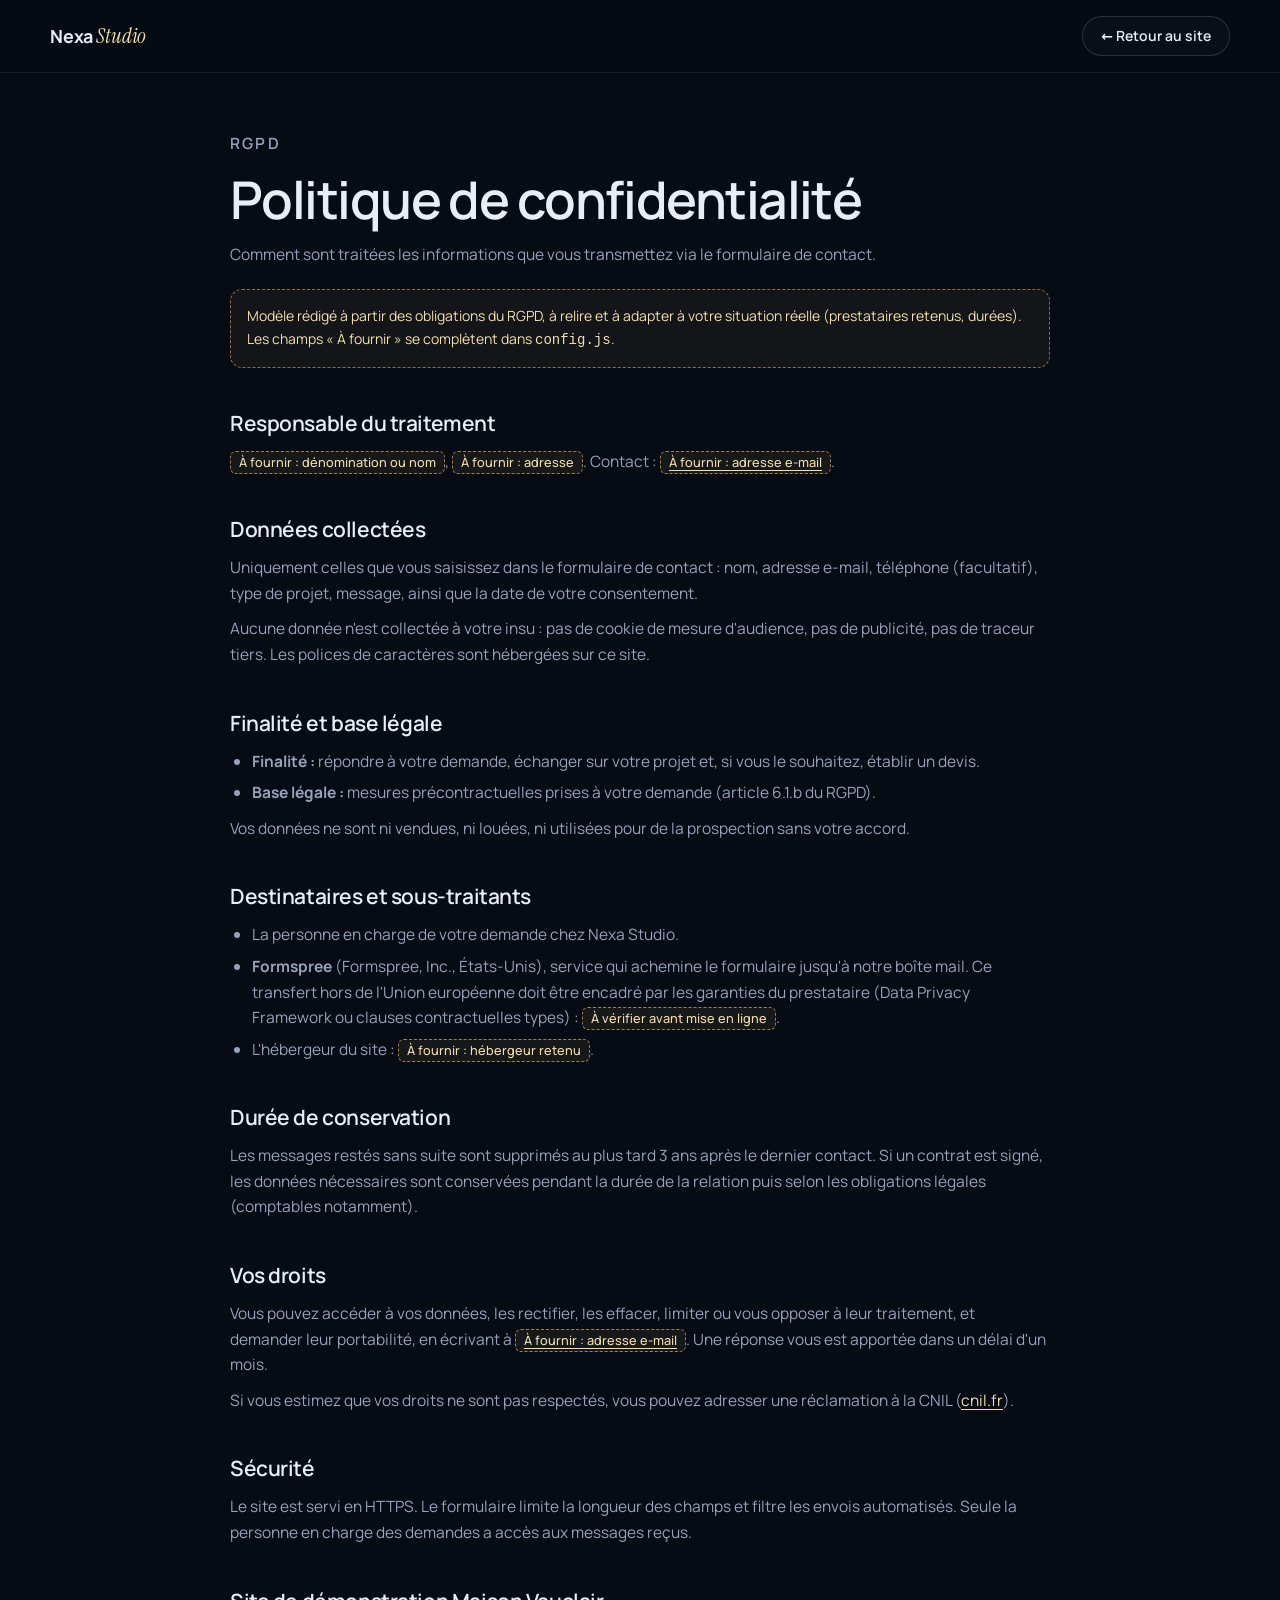
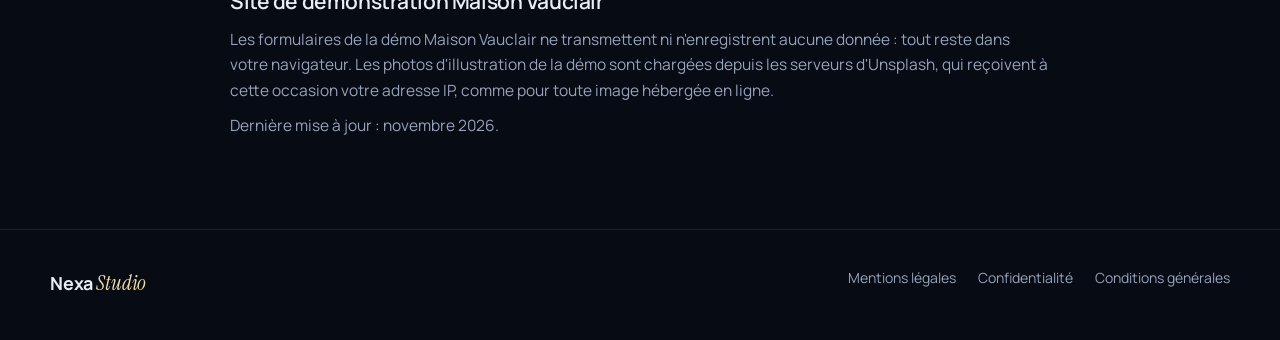
<file: confidentialite.html>
<!doctype html>
<html lang="fr">
<head>
<meta charset="utf-8">
<meta name="viewport" content="width=device-width, initial-scale=1">
<title>Politique de confidentialité — Nexa Studio</title>
<meta name="description" content="Politique de confidentialité de Nexa Studio : données du formulaire, finalités, durées, droits.">
<meta name="robots" content="noindex">
<meta name="theme-color" content="#070b14">
<link rel="icon" href="favicon.svg" type="image/svg+xml">
<link rel="preload" href="fonts/manrope-normal.woff2" as="font" type="font/woff2" crossorigin>
<link rel="stylesheet" href="styles.css">
</head>
<body>
<a class="skip" href="#main">Aller au contenu</a>
<header class="nav nav--solid" id="nav">
  <div class="wrap nav__in">
    <a class="logo" href="index.html"><span>Nexa<em>Studio</em></span></a>
    <a class="btn btn--ghost btn--sm" href="index.html">← Retour au site</a>
  </div>
</header>
<main id="main" class="legal">
  <div class="wrap">
    <p class="eyebrow">RGPD</p>
    <h1>Politique de confidentialité</h1>
    <p class="intro">Comment sont traitées les informations que vous transmettez via le formulaire de contact.</p>
    <p class="warn">Modèle rédigé à partir des obligations du RGPD, à relire et à adapter à votre situation réelle (prestataires retenus, durées). Les champs « À fournir » se complètent dans <code>config.js</code>.</p>

    <h2>Responsable du traitement</h2>
    <p><span data-cfg="legalName" data-todo="dénomination ou nom"></span>, <span data-cfg="address" data-todo="adresse"></span>. Contact : <a data-cfg="email" data-cfg-href="mailto" data-todo="adresse e-mail"></a>.</p>

    <h2>Données collectées</h2>
    <p>Uniquement celles que vous saisissez dans le formulaire de contact : nom, adresse e-mail, téléphone (facultatif), type de projet, message, ainsi que la date de votre consentement.</p>
    <p>Aucune donnée n'est collectée à votre insu : pas de cookie de mesure d'audience, pas de publicité, pas de traceur tiers. Les polices de caractères sont hébergées sur ce site.</p>

    <h2>Finalité et base légale</h2>
    <ul>
      <li><b>Finalité :</b> répondre à votre demande, échanger sur votre projet et, si vous le souhaitez, établir un devis.</li>
      <li><b>Base légale :</b> mesures précontractuelles prises à votre demande (article 6.1.b du RGPD).</li>
    </ul>
    <p>Vos données ne sont ni vendues, ni louées, ni utilisées pour de la prospection sans votre accord.</p>

    <h2>Destinataires et sous-traitants</h2>
    <ul>
      <li>La personne en charge de votre demande chez Nexa Studio.</li>
      <li><b>Formspree</b> (Formspree, Inc., États-Unis), service qui achemine le formulaire jusqu'à notre boîte mail. Ce transfert hors de l'Union européenne doit être encadré par les garanties du prestataire (Data Privacy Framework ou clauses contractuelles types) : <span class="todo">À vérifier avant mise en ligne</span>.</li>
      <li>L'hébergeur du site : <span data-cfg="host" data-todo="hébergeur retenu"></span>.</li>
    </ul>

    <h2>Durée de conservation</h2>
    <p>Les messages restés sans suite sont supprimés au plus tard 3 ans après le dernier contact. Si un contrat est signé, les données nécessaires sont conservées pendant la durée de la relation puis selon les obligations légales (comptables notamment).</p>

    <h2>Vos droits</h2>
    <p>Vous pouvez accéder à vos données, les rectifier, les effacer, limiter ou vous opposer à leur traitement, et demander leur portabilité, en écrivant à <a data-cfg="email" data-cfg-href="mailto" data-todo="adresse e-mail"></a>. Une réponse vous est apportée dans un délai d'un mois.</p>
    <p>Si vous estimez que vos droits ne sont pas respectés, vous pouvez adresser une réclamation à la CNIL (<a href="https://www.cnil.fr" rel="noopener">cnil.fr</a>).</p>

    <h2>Sécurité</h2>
    <p>Le site est servi en HTTPS. Le formulaire limite la longueur des champs et filtre les envois automatisés. Seule la personne en charge des demandes a accès aux messages reçus.</p>

    <h2>Site de démonstration Maison Vauclair</h2>
    <p>Les formulaires de la démo Maison Vauclair ne transmettent ni n'enregistrent aucune donnée : tout reste dans votre navigateur. Les photos d'illustration de la démo sont chargées depuis les serveurs d'Unsplash, qui reçoivent à cette occasion votre adresse IP, comme pour toute image hébergée en ligne.</p>

    <p class="fine">Dernière mise à jour : novembre 2026.</p>
  </div>
</main>
<footer class="foot">
  <div class="wrap foot__in">
    <a class="logo" href="index.html"><span>Nexa<em>Studio</em></span></a>
    <nav class="foot__nav" aria-label="Informations légales">
      <a href="mentions-legales.html">Mentions légales</a>
      <a href="confidentialite.html" aria-current="page">Confidentialité</a>
      <a href="cgv.html">Conditions générales</a>
    </nav>
  </div>
</footer>
<script src="config.js" defer></script>
<script src="app.js" defer></script>
</body>
</html>
</file>
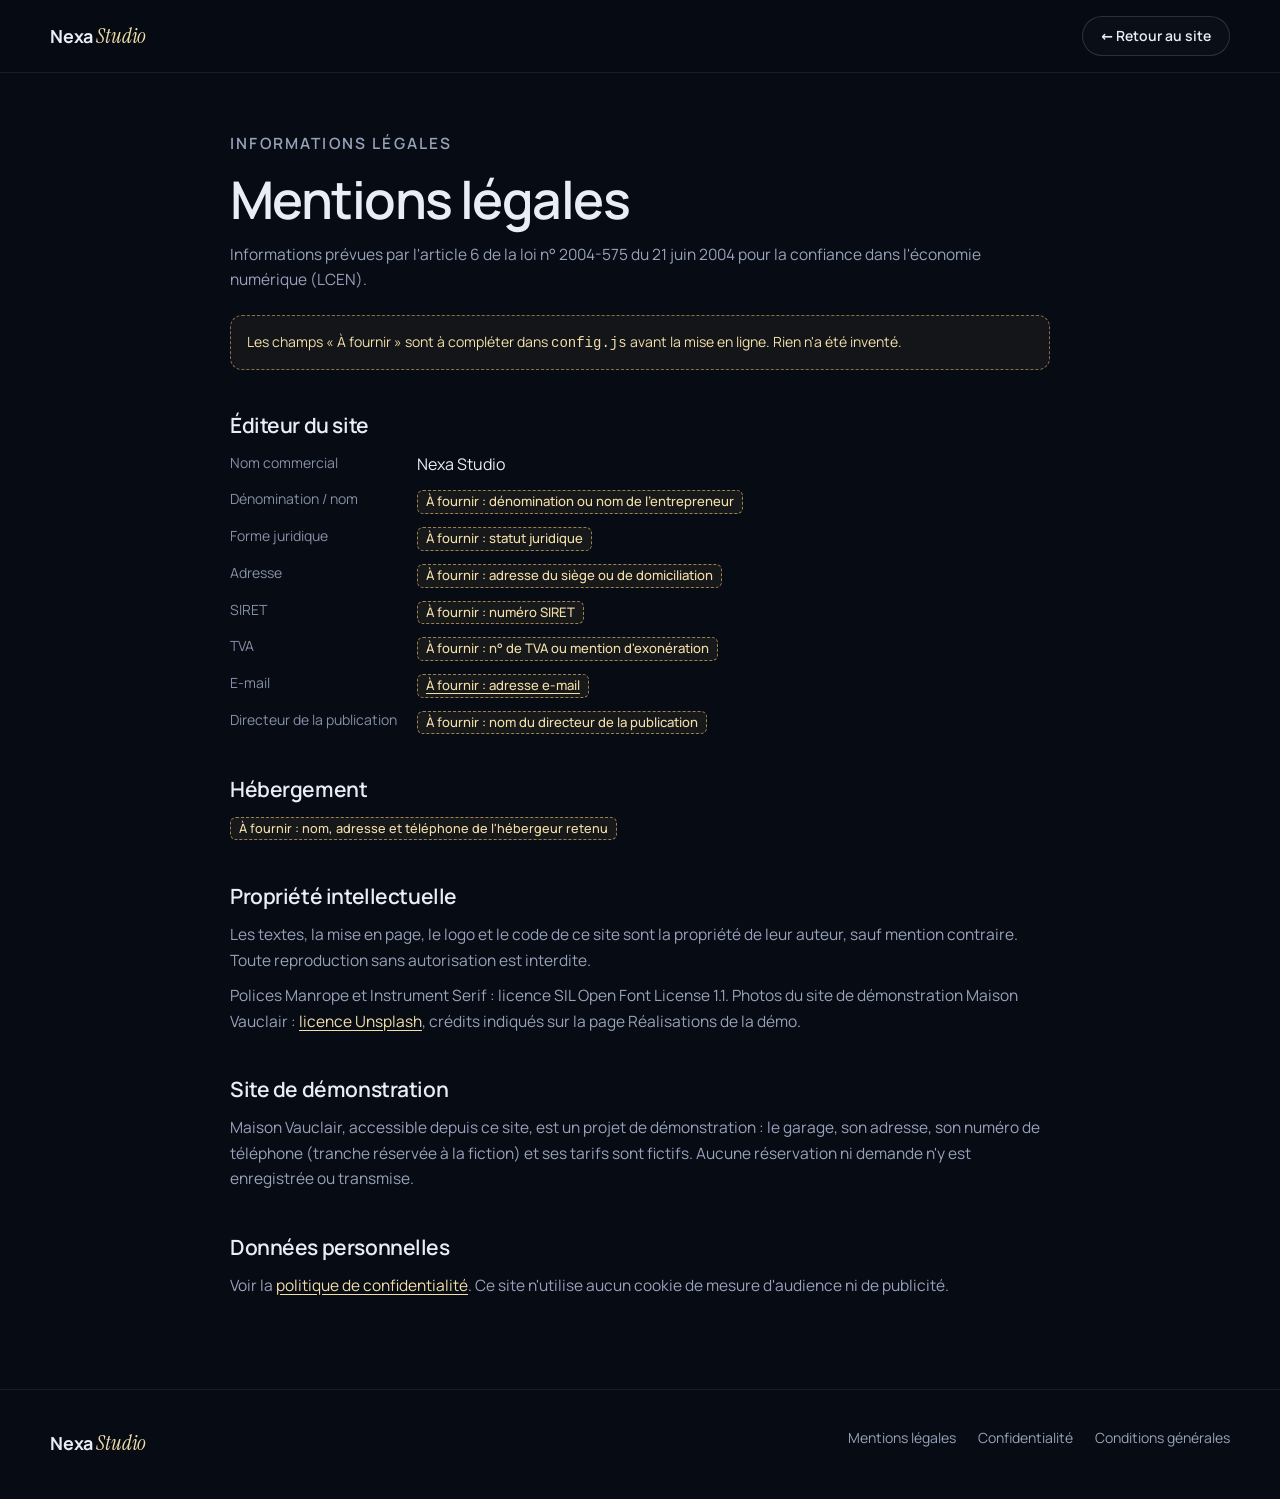
<file: mentions-legales.html>
<!doctype html>
<html lang="fr">
<head>
<meta charset="utf-8">
<meta name="viewport" content="width=device-width, initial-scale=1">
<title>Mentions légales — Nexa Studio</title>
<meta name="description" content="Mentions légales de Nexa Studio : éditeur, hébergement, propriété intellectuelle.">
<meta name="robots" content="noindex">
<meta name="theme-color" content="#070b14">
<link rel="icon" href="favicon.svg" type="image/svg+xml">
<link rel="preload" href="fonts/manrope-normal.woff2" as="font" type="font/woff2" crossorigin>
<link rel="stylesheet" href="styles.css">
</head>
<body>
<a class="skip" href="#main">Aller au contenu</a>
<header class="nav nav--solid" id="nav">
  <div class="wrap nav__in">
    <a class="logo" href="index.html"><span>Nexa<em>Studio</em></span></a>
    <a class="btn btn--ghost btn--sm" href="index.html">← Retour au site</a>
  </div>
</header>
<main id="main" class="legal">
  <div class="wrap">
    <p class="eyebrow">Informations légales</p>
    <h1>Mentions légales</h1>
    <p class="intro">Informations prévues par l'article 6 de la loi n° 2004-575 du 21 juin 2004 pour la confiance dans l'économie numérique (LCEN).</p>
    <p class="warn">Les champs « À fournir » sont à compléter dans <code>config.js</code> avant la mise en ligne. Rien n'a été inventé.</p>

    <h2>Éditeur du site</h2>
    <dl>
      <dt>Nom commercial</dt><dd>Nexa Studio</dd>
      <dt>Dénomination / nom</dt><dd><span data-cfg="legalName" data-todo="dénomination ou nom de l'entrepreneur"></span></dd>
      <dt>Forme juridique</dt><dd><span data-cfg="legalForm" data-todo="statut juridique"></span></dd>
      <dt>Adresse</dt><dd><span data-cfg="address" data-todo="adresse du siège ou de domiciliation"></span></dd>
      <dt>SIRET</dt><dd><span data-cfg="siret" data-todo="numéro SIRET"></span></dd>
      <dt data-cfg-if="rcs">Immatriculation</dt><dd data-cfg-if="rcs"><span data-cfg="rcs"></span></dd>
      <dt>TVA</dt><dd><span data-cfg="vat" data-todo="n° de TVA ou mention d'exonération"></span></dd>
      <dt>E-mail</dt><dd><a data-cfg="email" data-cfg-href="mailto" data-todo="adresse e-mail"></a></dd>
      <dt data-cfg-if="phone">Téléphone</dt><dd data-cfg-if="phone"><span data-cfg="phone"></span></dd>
      <dt>Directeur de la publication</dt><dd><span data-cfg="publicationDirector" data-todo="nom du directeur de la publication"></span></dd>
    </dl>

    <h2>Hébergement</h2>
    <p><span data-cfg="host" data-todo="nom, adresse et téléphone de l'hébergeur retenu"></span></p>

    <h2>Propriété intellectuelle</h2>
    <p>Les textes, la mise en page, le logo et le code de ce site sont la propriété de leur auteur, sauf mention contraire. Toute reproduction sans autorisation est interdite.</p>
    <p>Polices Manrope et Instrument Serif : licence SIL Open Font License 1.1. Photos du site de démonstration Maison Vauclair : <a href="https://unsplash.com/license" rel="noopener">licence Unsplash</a>, crédits indiqués sur la page Réalisations de la démo.</p>

    <h2>Site de démonstration</h2>
    <p>Maison Vauclair, accessible depuis ce site, est un projet de démonstration : le garage, son adresse, son numéro de téléphone (tranche réservée à la fiction) et ses tarifs sont fictifs. Aucune réservation ni demande n'y est enregistrée ou transmise.</p>

    <h2>Données personnelles</h2>
    <p>Voir la <a href="confidentialite.html">politique de confidentialité</a>. Ce site n'utilise aucun cookie de mesure d'audience ni de publicité.</p>
  </div>
</main>
<footer class="foot">
  <div class="wrap foot__in">
    <a class="logo" href="index.html"><span>Nexa<em>Studio</em></span></a>
    <nav class="foot__nav" aria-label="Informations légales">
      <a href="mentions-legales.html" aria-current="page">Mentions légales</a>
      <a href="confidentialite.html">Confidentialité</a>
      <a href="cgv.html">Conditions générales</a>
    </nav>
  </div>
</footer>
<script src="config.js" defer></script>
<script src="app.js" defer></script>
</body>
</html>
</file>
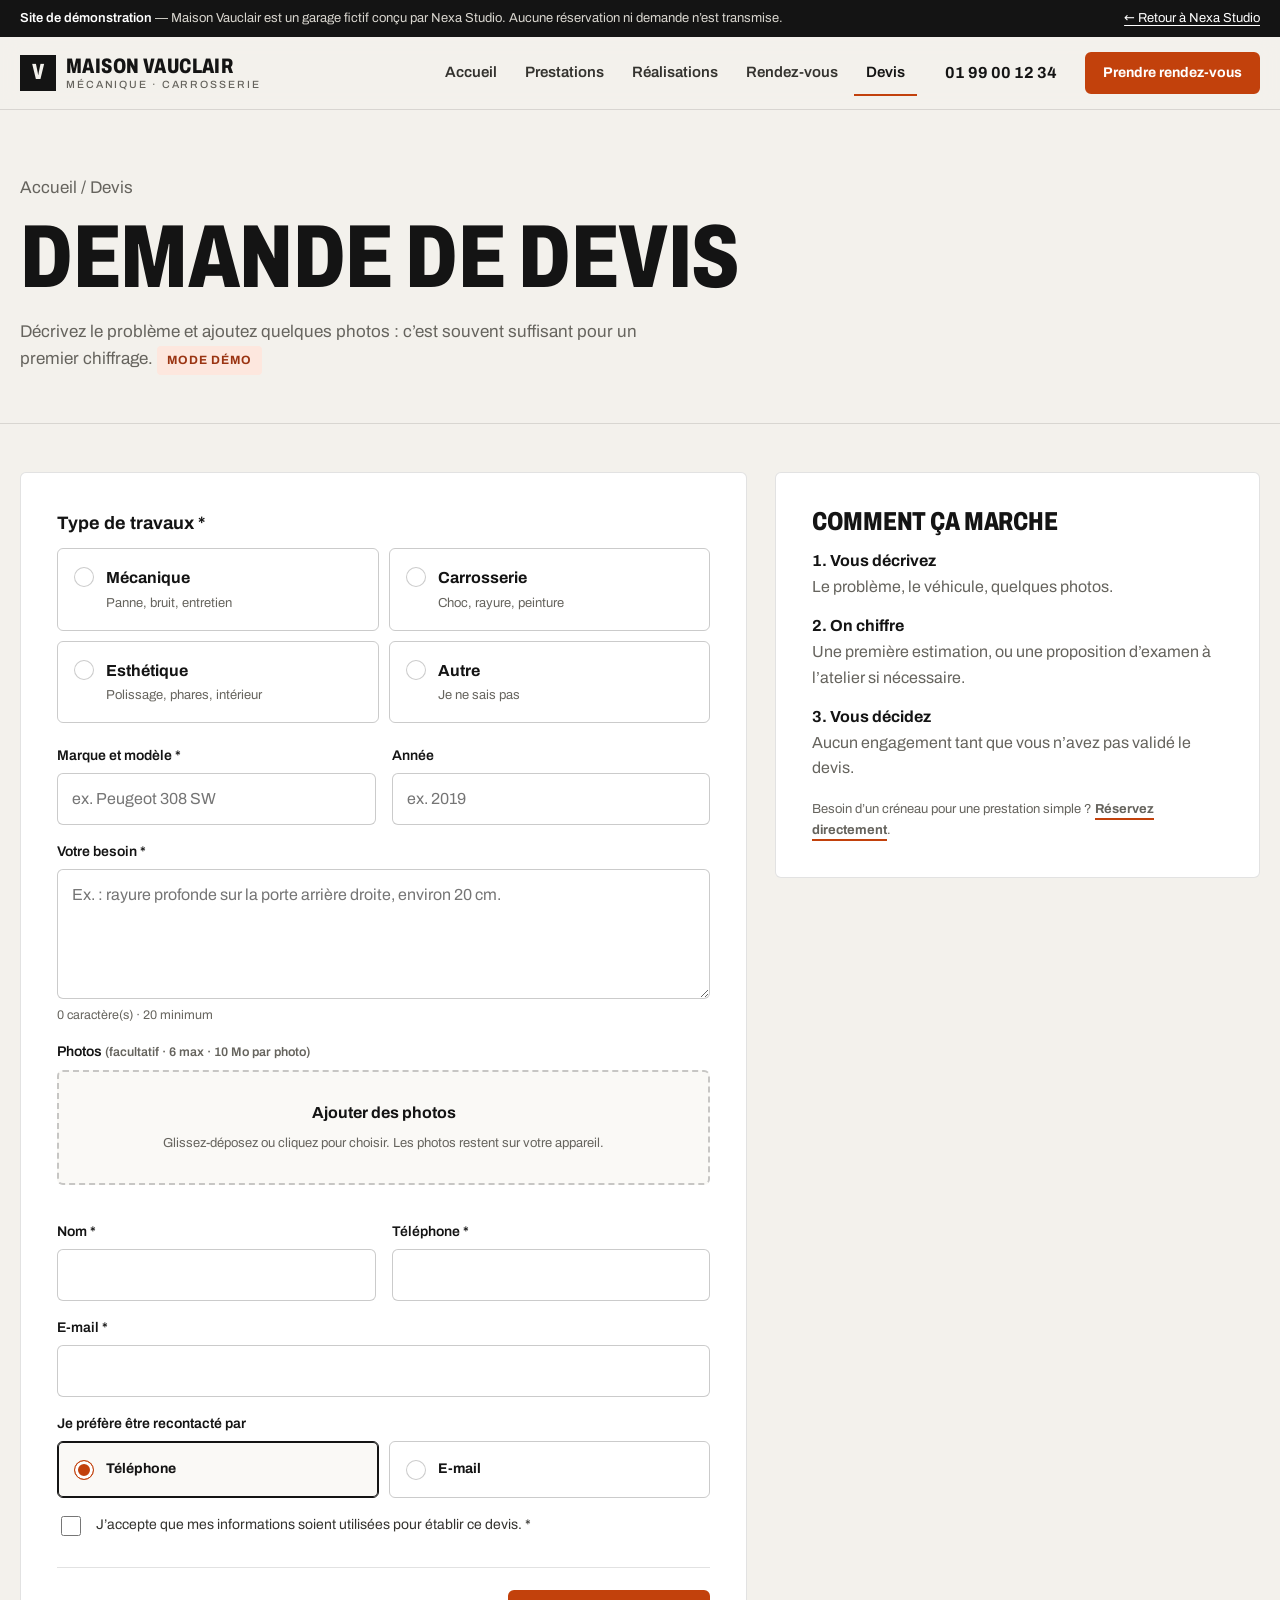
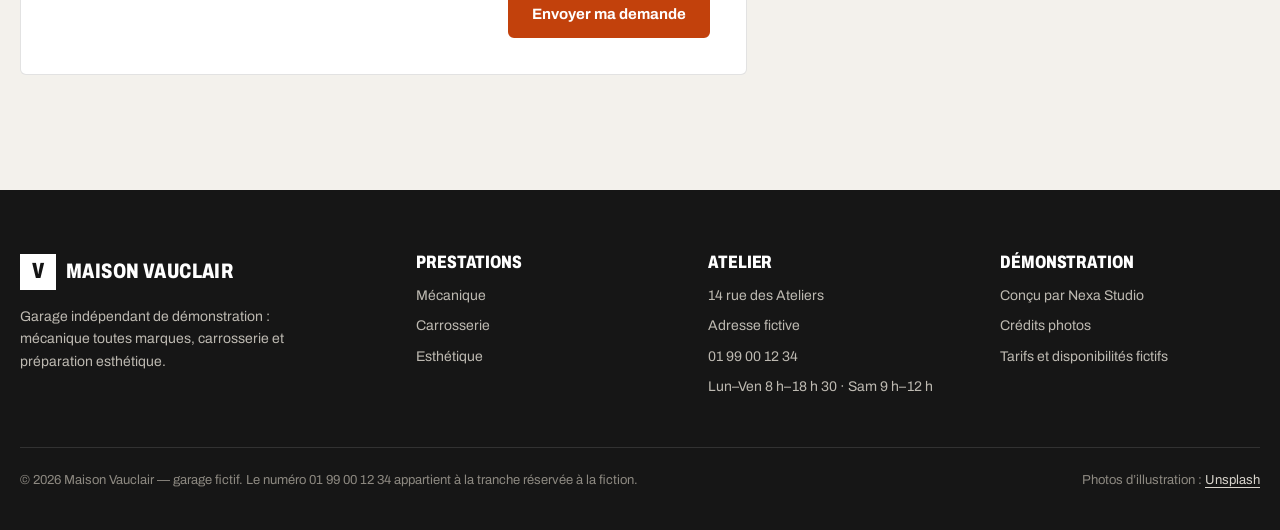
<file: maison-vauclair/devis.html>
<!doctype html>
<html lang="fr">
<head>
<meta charset="utf-8">
<meta name="viewport" content="width=device-width, initial-scale=1, viewport-fit=cover">
<title>Demande de devis — Maison Vauclair (démonstration)</title>
<meta name="description" content="Décrivez votre besoin et joignez des photos pour recevoir un devis (démonstration).">
<meta name="robots" content="noindex">
<meta name="theme-color" content="#f3f1ec">
<link rel="icon" href="favicon.svg" type="image/svg+xml">
<link rel="preconnect" href="https://images.unsplash.com">
<link rel="preload" href="fonts/archivo-normal.woff2" as="font" type="font/woff2" crossorigin>
<link rel="stylesheet" href="vauclair.css">
<script>document.documentElement.classList.add('js')</script>
</head>
<body class="nobar">
<a class="skip" href="#main">Aller au contenu</a>
<aside class="demo" aria-label="Mention de démonstration"><div class="wrap"><p><b>Site de démonstration</b><span class="demo__long"> — Maison Vauclair est un garage fictif conçu par Nexa Studio.</span> Aucune réservation ni demande n’est transmise.</p><a href="../#realisations">← Retour à Nexa Studio</a></div></aside>
<header class="hd" id="hd">
  <div class="wrap">
    <a class="brand" href="index.html"><span class="brand__mk" aria-hidden="true">V</span><span class="brand__tx">Maison Vauclair<small>Mécanique · Carrosserie</small></span></a>
    <nav class="nav" id="nav" aria-label="Navigation principale">
      <a href="index.html">Accueil</a>
      <a href="prestations.html">Prestations</a>
      <a href="realisations.html">Réalisations</a>
      <a href="rendez-vous.html">Rendez-vous</a>
      <a href="devis.html" aria-current="page">Devis</a>
    </nav>
    <a class="hd__tel" href="tel:+33199001234">01 99 00 12 34</a>
    <a class="btn btn--accent btn--sm" href="rendez-vous.html">Prendre rendez-vous</a>
    <button class="burger" id="burger" aria-expanded="false" aria-controls="nav" aria-label="Ouvrir le menu"><i></i><i></i></button>
  </div>
</header>
<main id="main">
<section class="pagehead"><div class="wrap">
  <p class="crumbs"><a href="index.html">Accueil</a> / Devis</p>
  <h1>Demande de devis</h1>
  <p>Décrivez le problème et ajoutez quelques photos : c’est souvent suffisant pour un premier chiffrage. <span class="demo-tag">Mode démo</span></p>
</div></section>
<section class="sec" style="padding-top:48px">
  <div class="wrap formwrap">
    <div class="panel">
      <form id="quote" novalidate>
        <div class="group">
          <p class="grp-lbl" id="typeLbl">Type de travaux *</p>
          <div class="picks" role="radiogroup" aria-labelledby="typeLbl">
            <label class="pick"><input type="radio" name="type" value="meca"><span><b>Mécanique</b><small>Panne, bruit, entretien</small></span></label><label class="pick"><input type="radio" name="type" value="carro"><span><b>Carrosserie</b><small>Choc, rayure, peinture</small></span></label><label class="pick"><input type="radio" name="type" value="esth"><span><b>Esthétique</b><small>Polissage, phares, intérieur</small></span></label><label class="pick"><input type="radio" name="type" value="autre"><span><b>Autre</b><small>Je ne sais pas</small></span></label>
          </div>
          <p class="err" id="e-type" role="alert"></p>
        </div>
        <div class="fields">
          <div class="f"><label for="qmake">Marque et modèle *</label><input id="qmake" name="car" required placeholder="ex. Peugeot 308 SW"><p class="err" id="e-car"></p></div>
          <div class="f"><label for="qyear">Année</label><input id="qyear" name="year" inputmode="numeric" maxlength="4" placeholder="ex. 2019"><p class="err" id="e-year"></p></div>
          <div class="f f--full"><label for="qdesc">Votre besoin *</label><textarea id="qdesc" name="desc" required placeholder="Ex. : rayure profonde sur la porte arrière droite, environ 20 cm."></textarea><p class="hint"><span id="qcount">0</span> caractère(s) · 20 minimum</p><p class="err" id="e-desc"></p></div>
          <div class="f f--full">
            <span style="font-weight:600;font-size:14px">Photos <span class="hint">(facultatif · 6 max · 10 Mo par photo)</span></span>
            <div class="drop" id="drop" role="button" tabindex="0" aria-describedby="dropHint"><b>Ajouter des photos</b><span id="dropHint">Glissez-déposez ou cliquez pour choisir. Les photos restent sur votre appareil.</span></div>
            <input class="sr" type="file" id="files" accept="image/*" multiple tabindex="-1" aria-label="Choisir des photos">
            <div class="thumbs" id="thumbs"></div>
            <p class="err" id="e-files" role="alert"></p>
          </div>
          <div class="f"><label for="qname">Nom *</label><input id="qname" name="name" autocomplete="name" required><p class="err" id="e-name"></p></div>
          <div class="f"><label for="qphone">Téléphone *</label><input id="qphone" name="phone" type="tel" autocomplete="tel" required><p class="err" id="e-phone"></p></div>
          <div class="f f--full"><label for="qemail">E-mail *</label><input id="qemail" name="email" type="email" autocomplete="email" required><p class="err" id="e-email"></p></div>
          <div class="f f--full"><span style="font-weight:600;font-size:14px" id="cbLbl">Je préfère être recontacté par</span>
            <div class="picks" role="radiogroup" aria-labelledby="cbLbl"><label class="pick"><input type="radio" name="cb" value="tel" checked><span><b>Téléphone</b></span></label><label class="pick"><input type="radio" name="cb" value="mail"><span><b>E-mail</b></span></label></div></div>
          <label class="consent f--full"><input type="checkbox" name="consent" required><span>J’accepte que mes informations soient utilisées pour établir ce devis. *</span></label>
          <p class="err f--full" id="e-consent"></p>
        </div>
        <div class="nav-steps"><button class="btn btn--accent" type="submit">Envoyer ma demande</button></div>
      </form>
      <div class="done" id="quoteDone" hidden tabindex="-1">
        <div class="done__ico" aria-hidden="true">✓</div>
        <h2>Demande prête</h2>
        <p id="qDoneTxt"></p>
        <p>Référence de démonstration : <span class="ref" id="qRef"></span></p>
        <p><span class="demo-tag">Démo</span> Rien n’a été transmis : les informations et les photos n’ont pas quitté votre navigateur.</p>
        <div class="btns"><a class="btn btn--line" href="index.html">Retour à l’accueil</a><button class="btn" type="button" id="qRestart">Nouvelle simulation</button></div>
      </div>
    </div>
    <aside class="panel summary">
      <h2 class="sum-h">Comment ça marche</h2>
      <ol style="display:grid;gap:14px;counter-reset:q">
        <li><b>1. Vous décrivez</b><br><span class="muted">Le problème, le véhicule, quelques photos.</span></li>
        <li><b>2. On chiffre</b><br><span class="muted">Une première estimation, ou une proposition d’examen à l’atelier si nécessaire.</span></li>
        <li><b>3. Vous décidez</b><br><span class="muted">Aucun engagement tant que vous n’avez pas validé le devis.</span></li>
      </ol>
      <p class="note">Besoin d’un créneau pour une prestation simple ? <a class="link" href="rendez-vous.html">Réservez directement</a>.</p>
    </aside>
  </div>
</section>
</main>
<footer class="ft">
  <div class="wrap">
    <div class="ft__grid">
      <div>
        <a class="brand" href="index.html"><span class="brand__mk" aria-hidden="true">V</span><span class="brand__tx">Maison Vauclair</span></a>
        <p style="margin-top:16px;max-width:320px">Garage indépendant de démonstration : mécanique toutes marques, carrosserie et préparation esthétique.</p>
      </div>
      <div><h2 class="ft__h">Prestations</h2><ul><li><a href="prestations.html#meca">Mécanique</a></li><li><a href="prestations.html#carro">Carrosserie</a></li><li><a href="prestations.html#esth">Esthétique</a></li></ul></div>
      <div><h2 class="ft__h">Atelier</h2><ul><li>14 rue des Ateliers</li><li>Adresse fictive</li><li><a href="tel:+33199001234">01 99 00 12 34</a></li><li>Lun–Ven 8 h–18 h 30 · Sam 9 h–12 h</li></ul></div>
      <div><h2 class="ft__h">Démonstration</h2><ul><li><a href="../">Conçu par Nexa Studio</a></li><li><a href="realisations.html#credits">Crédits photos</a></li><li>Tarifs et disponibilités fictifs</li></ul></div>
    </div>
    <div class="ft__bottom"><p>© <span data-year>2026</span> Maison Vauclair — garage fictif. Le numéro 01 99 00 12 34 appartient à la tranche réservée à la fiction.</p><p>Photos d’illustration : <a href="realisations.html#credits">Unsplash</a></p></div>
  </div>
</footer>

<script src="vauclair.js" defer></script>
</body>
</html>
</file>
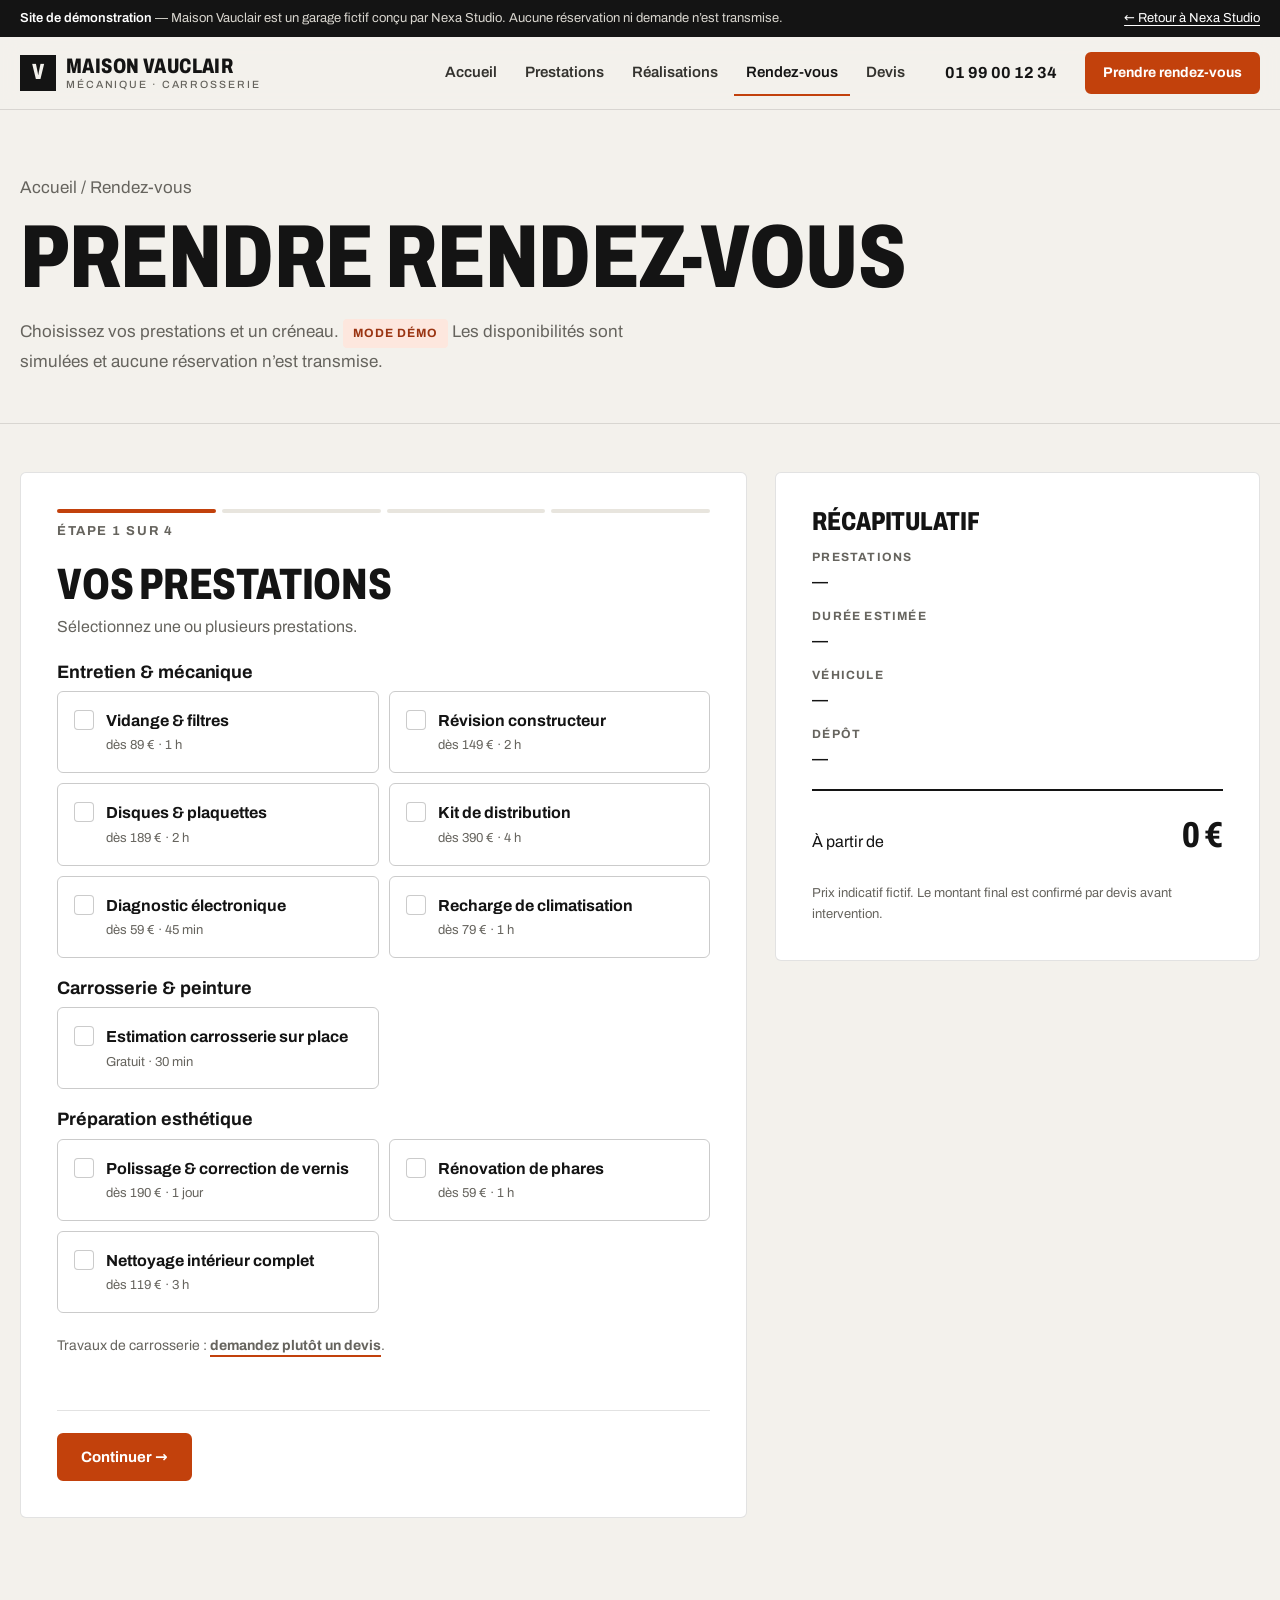
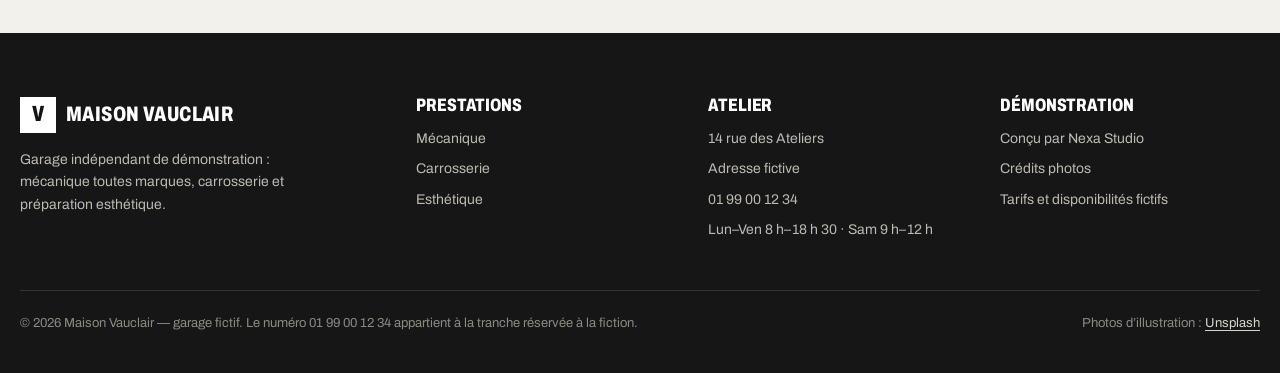
<file: maison-vauclair/rendez-vous.html>
<!doctype html>
<html lang="fr">
<head>
<meta charset="utf-8">
<meta name="viewport" content="width=device-width, initial-scale=1, viewport-fit=cover">
<title>Prendre rendez-vous — Maison Vauclair (démonstration)</title>
<meta name="description" content="Réservez un créneau à l’atelier en quelques étapes (démonstration).">
<meta name="robots" content="noindex">
<meta name="theme-color" content="#f3f1ec">
<link rel="icon" href="favicon.svg" type="image/svg+xml">
<link rel="preconnect" href="https://images.unsplash.com">
<link rel="preload" href="fonts/archivo-normal.woff2" as="font" type="font/woff2" crossorigin>
<link rel="stylesheet" href="vauclair.css">
<script>document.documentElement.classList.add('js')</script>
</head>
<body class="nobar">
<a class="skip" href="#main">Aller au contenu</a>
<aside class="demo" aria-label="Mention de démonstration"><div class="wrap"><p><b>Site de démonstration</b><span class="demo__long"> — Maison Vauclair est un garage fictif conçu par Nexa Studio.</span> Aucune réservation ni demande n’est transmise.</p><a href="../#realisations">← Retour à Nexa Studio</a></div></aside>
<header class="hd" id="hd">
  <div class="wrap">
    <a class="brand" href="index.html"><span class="brand__mk" aria-hidden="true">V</span><span class="brand__tx">Maison Vauclair<small>Mécanique · Carrosserie</small></span></a>
    <nav class="nav" id="nav" aria-label="Navigation principale">
      <a href="index.html">Accueil</a>
      <a href="prestations.html">Prestations</a>
      <a href="realisations.html">Réalisations</a>
      <a href="rendez-vous.html" aria-current="page">Rendez-vous</a>
      <a href="devis.html">Devis</a>
    </nav>
    <a class="hd__tel" href="tel:+33199001234">01 99 00 12 34</a>
    <a class="btn btn--accent btn--sm" href="rendez-vous.html">Prendre rendez-vous</a>
    <button class="burger" id="burger" aria-expanded="false" aria-controls="nav" aria-label="Ouvrir le menu"><i></i><i></i></button>
  </div>
</header>
<main id="main">
<section class="pagehead"><div class="wrap">
  <p class="crumbs"><a href="index.html">Accueil</a> / Rendez-vous</p>
  <h1>Prendre rendez-vous</h1>
  <p>Choisissez vos prestations et un créneau. <span class="demo-tag">Mode démo</span> Les disponibilités sont simulées et aucune réservation n’est transmise.</p>
</div></section>
<section class="sec" style="padding-top:48px">
  <div class="wrap formwrap">
    <div class="panel">
      <div class="msum" aria-hidden="true"><span id="mSvc">Aucune prestation</span><b id="mTot">0 €</b><small id="mWhen"></small></div>
      <form id="book" novalidate>
        <div class="progress" aria-hidden="true"><i class="on"></i><i></i><i></i><i></i></div>
        <p class="steplabel" id="stepLabel" aria-live="polite">Étape 1 sur 4</p>

        <fieldset class="step" data-step="1" style="border:0;margin:0;padding:0">
          <legend><h2 tabindex="-1">Vos prestations</h2></legend>
          <p>Sélectionnez une ou plusieurs prestations.</p>
          <div class="group"><h3>Entretien & mécanique</h3><div class="picks"><label class="pick"><input type="checkbox" name="svc" value="vidange"><span><b>Vidange & filtres</b><small>dès 89 € · 1 h</small></span></label><label class="pick"><input type="checkbox" name="svc" value="revision"><span><b>Révision constructeur</b><small>dès 149 € · 2 h</small></span></label><label class="pick"><input type="checkbox" name="svc" value="freins"><span><b>Disques & plaquettes</b><small>dès 189 € · 2 h</small></span></label><label class="pick"><input type="checkbox" name="svc" value="distribution"><span><b>Kit de distribution</b><small>dès 390 € · 4 h</small></span></label><label class="pick"><input type="checkbox" name="svc" value="diagnostic"><span><b>Diagnostic électronique</b><small>dès 59 € · 45 min</small></span></label><label class="pick"><input type="checkbox" name="svc" value="clim"><span><b>Recharge de climatisation</b><small>dès 79 € · 1 h</small></span></label></div></div>
          <div class="group"><h3>Carrosserie & peinture</h3><div class="picks"><label class="pick"><input type="checkbox" name="svc" value="expertise"><span><b>Estimation carrosserie sur place</b><small>Gratuit · 30 min</small></span></label></div></div>
          <div class="group"><h3>Préparation esthétique</h3><div class="picks"><label class="pick"><input type="checkbox" name="svc" value="polissage"><span><b>Polissage & correction de vernis</b><small>dès 190 € · 1 jour</small></span></label><label class="pick"><input type="checkbox" name="svc" value="phares"><span><b>Rénovation de phares</b><small>dès 59 € · 1 h</small></span></label><label class="pick"><input type="checkbox" name="svc" value="interieur"><span><b>Nettoyage intérieur complet</b><small>dès 119 € · 3 h</small></span></label></div></div>
          <p class="err" id="e-svc" role="alert"></p>
          <p class="muted" style="font-size:14px">Travaux de carrosserie : <a class="link" href="devis.html?type=carro">demandez plutôt un devis</a>.</p>
        </fieldset>

        <fieldset class="step" data-step="2" hidden style="border:0;margin:0;padding:0">
          <legend><h2 tabindex="-1">Votre véhicule</h2></legend>
          <p>Pour préparer les bonnes pièces avant votre arrivée.</p>
          <div class="fields">
            <div class="f"><label for="make">Marque *</label><select id="make" name="make" required><option value="">Choisir…</option><option>Audi</option><option>BMW</option><option>Citroën</option><option>Dacia</option><option>Fiat</option><option>Ford</option><option>Hyundai</option><option>Kia</option><option>Mercedes-Benz</option><option>Nissan</option><option>Opel</option><option>Peugeot</option><option>Renault</option><option>Seat</option><option>Škoda</option><option>Tesla</option><option>Toyota</option><option>Volkswagen</option><option>Volvo</option><option>Autre</option></select><p class="err" id="e-make"></p></div>
            <div class="f"><label for="model">Modèle *</label><input id="model" name="model" required autocomplete="off" placeholder="ex. Clio IV 1.5 dCi"><p class="err" id="e-model"></p></div>
            <div class="f"><label for="year">Année *</label><select id="year" name="year" required><option value="">Choisir…</option></select><p class="err" id="e-year"></p></div>
            <div class="f"><label for="km">Kilométrage</label><input id="km" name="km" inputmode="numeric" placeholder="ex. 84 000"><p class="err" id="e-km"></p></div>
            <div class="f f--full"><label for="plate">Immatriculation <span class="hint">(facultatif)</span></label><input id="plate" name="plate" autocomplete="off" placeholder="AB-123-CD" style="text-transform:uppercase"><p class="err" id="e-plate"></p></div>
          </div>
        </fieldset>

        <fieldset class="step" data-step="3" hidden style="border:0;margin:0;padding:0">
          <legend><h2 tabindex="-1">Date et heure</h2></legend>
          <p>Déposez votre véhicule au créneau choisi. <span class="demo-tag">Disponibilités simulées</span></p>
          <p class="cal__month" id="calMonth"></p>
          <div class="cal" id="cal" role="group" aria-label="Choisir un jour"></div>
          <div class="slots" id="slots" role="group" aria-label="Choisir un horaire"></div>
          <div class="legend"><span>Barré : complet</span><span>Pointillé : fermé</span></div>
          <p class="err" id="e-when" role="alert"></p>
        </fieldset>

        <fieldset class="step" data-step="4" hidden style="border:0;margin:0;padding:0">
          <legend><h2 tabindex="-1">Vos coordonnées</h2></legend>
          <p>Pour vous confirmer le rendez-vous et vous prévenir en cas d’imprévu.</p>
          <div class="fields">
            <div class="f"><label for="name">Nom et prénom *</label><input id="name" name="name" autocomplete="name" required><p class="err" id="e-name"></p></div>
            <div class="f"><label for="phone">Téléphone *</label><input id="phone" name="phone" type="tel" autocomplete="tel" required placeholder="06 12 34 56 78"><p class="err" id="e-phone"></p></div>
            <div class="f f--full"><label for="email">E-mail *</label><input id="email" name="email" type="email" autocomplete="email" required><p class="err" id="e-email"></p></div>
            <div class="f f--full"><label for="note">Précisions <span class="hint">(facultatif)</span></label><textarea id="note" name="note" rows="3" placeholder="Bruit, voyant allumé, contrainte horaire…"></textarea></div>
            <label class="consent f--full"><input type="checkbox" id="consent" name="consent" required><span>J’accepte que mes informations soient utilisées pour gérer ce rendez-vous. *</span></label>
            <p class="err f--full" id="e-consent"></p>
          </div>
        </fieldset>

        <div class="nav-steps">
          <button class="btn btn--line" type="button" id="prev" hidden>← Retour</button>
          <button class="btn btn--accent" type="button" id="next">Continuer →</button>
        </div>
      </form>
      <div class="done" id="bookDone" hidden tabindex="-1">
        <div class="done__ico" aria-hidden="true">✓</div>
        <h2>Demande prête</h2>
        <p id="doneTxt"></p>
        <p>Référence de démonstration : <span class="ref" id="doneRef"></span></p>
        <p><span class="demo-tag">Démo</span> Dans un site réel, l’atelier recevrait cette demande et vous enverrait une confirmation. Ici, rien n’a été transmis ni enregistré.</p>
        <div class="btns"><a class="btn btn--line" href="index.html">Retour à l’accueil</a><button class="btn" type="button" id="restart">Nouvelle simulation</button></div>
      </div>
    </div>
    <aside class="panel summary" aria-label="Récapitulatif">
      <h2 class="sum-h">Récapitulatif</h2>
      <dl>
        <div><dt>Prestations</dt><dd id="sSvc">—</dd></div>
        <div><dt>Durée estimée</dt><dd id="sDur">—</dd></div>
        <div><dt>Véhicule</dt><dd id="sCar">—</dd></div>
        <div><dt>Dépôt</dt><dd id="sWhen">—</dd></div>
      </dl>
      <div class="tot"><span>À partir de</span><b id="sTot">0 €</b></div>
      <p class="note">Prix indicatif fictif. Le montant final est confirmé par devis avant intervention.</p>
    </aside>
  </div>
</section>
<script type="application/json" id="svcData">{"vidange":{"n":"Vidange & filtres","p":89,"d":60},"revision":{"n":"Révision constructeur","p":149,"d":120},"freins":{"n":"Disques & plaquettes","p":189,"d":120},"distribution":{"n":"Kit de distribution","p":390,"d":240},"diagnostic":{"n":"Diagnostic électronique","p":59,"d":45},"clim":{"n":"Recharge de climatisation","p":79,"d":60},"expertise":{"n":"Estimation carrosserie sur place","p":0,"d":30},"polissage":{"n":"Polissage & correction de vernis","p":190,"d":480},"phares":{"n":"Rénovation de phares","p":59,"d":60},"interieur":{"n":"Nettoyage intérieur complet","p":119,"d":180}}</script>
</main>
<footer class="ft">
  <div class="wrap">
    <div class="ft__grid">
      <div>
        <a class="brand" href="index.html"><span class="brand__mk" aria-hidden="true">V</span><span class="brand__tx">Maison Vauclair</span></a>
        <p style="margin-top:16px;max-width:320px">Garage indépendant de démonstration : mécanique toutes marques, carrosserie et préparation esthétique.</p>
      </div>
      <div><h2 class="ft__h">Prestations</h2><ul><li><a href="prestations.html#meca">Mécanique</a></li><li><a href="prestations.html#carro">Carrosserie</a></li><li><a href="prestations.html#esth">Esthétique</a></li></ul></div>
      <div><h2 class="ft__h">Atelier</h2><ul><li>14 rue des Ateliers</li><li>Adresse fictive</li><li><a href="tel:+33199001234">01 99 00 12 34</a></li><li>Lun–Ven 8 h–18 h 30 · Sam 9 h–12 h</li></ul></div>
      <div><h2 class="ft__h">Démonstration</h2><ul><li><a href="../">Conçu par Nexa Studio</a></li><li><a href="realisations.html#credits">Crédits photos</a></li><li>Tarifs et disponibilités fictifs</li></ul></div>
    </div>
    <div class="ft__bottom"><p>© <span data-year>2026</span> Maison Vauclair — garage fictif. Le numéro 01 99 00 12 34 appartient à la tranche réservée à la fiction.</p><p>Photos d’illustration : <a href="realisations.html#credits">Unsplash</a></p></div>
  </div>
</footer>

<script src="vauclair.js" defer></script>
</body>
</html>
</file>
<file: styles.css>
/* Polices auto-hébergées (SIL Open Font License) */
@font-face{font-family: 'Instrument Serif'; font-style: italic; font-weight: 400; font-display: swap; src:url(fonts/instrumentserif-italic.woff2) format('woff2'); unicode-range: U+0000-00FF, U+0131, U+0152-0153, U+02BB-02BC, U+02C6, U+02DA, U+02DC, U+0304, U+0308, U+0329, U+2000-206F, U+20AC, U+2122, U+2191, U+2193, U+2212, U+2215, U+FEFF, U+FFFD;}
@font-face{font-family: 'Instrument Serif'; font-style: normal; font-weight: 400; font-display: swap; src:url(fonts/instrumentserif-normal.woff2) format('woff2'); unicode-range: U+0000-00FF, U+0131, U+0152-0153, U+02BB-02BC, U+02C6, U+02DA, U+02DC, U+0304, U+0308, U+0329, U+2000-206F, U+20AC, U+2122, U+2191, U+2193, U+2212, U+2215, U+FEFF, U+FFFD;}
@font-face{font-family: 'Manrope'; font-style: normal; font-weight: 400; font-display: swap; src:url(fonts/manrope-normal.woff2) format('woff2'); unicode-range: U+0000-00FF, U+0131, U+0152-0153, U+02BB-02BC, U+02C6, U+02DA, U+02DC, U+0304, U+0308, U+0329, U+2000-206F, U+20AC, U+2122, U+2191, U+2193, U+2212, U+2215, U+FEFF, U+FFFD;}
@font-face{font-family: 'Manrope'; font-style: normal; font-weight: 500; font-display: swap; src:url(fonts/manrope-normal.woff2) format('woff2'); unicode-range: U+0000-00FF, U+0131, U+0152-0153, U+02BB-02BC, U+02C6, U+02DA, U+02DC, U+0304, U+0308, U+0329, U+2000-206F, U+20AC, U+2122, U+2191, U+2193, U+2212, U+2215, U+FEFF, U+FFFD;}
@font-face{font-family: 'Manrope'; font-style: normal; font-weight: 600; font-display: swap; src:url(fonts/manrope-normal.woff2) format('woff2'); unicode-range: U+0000-00FF, U+0131, U+0152-0153, U+02BB-02BC, U+02C6, U+02DA, U+02DC, U+0304, U+0308, U+0329, U+2000-206F, U+20AC, U+2122, U+2191, U+2193, U+2212, U+2215, U+FEFF, U+FFFD;}
@font-face{font-family: 'Manrope'; font-style: normal; font-weight: 700; font-display: swap; src:url(fonts/manrope-normal.woff2) format('woff2'); unicode-range: U+0000-00FF, U+0131, U+0152-0153, U+02BB-02BC, U+02C6, U+02DA, U+02DC, U+0304, U+0308, U+0329, U+2000-206F, U+20AC, U+2122, U+2191, U+2193, U+2212, U+2215, U+FEFF, U+FFFD;}
:root{
  --bg:#070b14;--bg2:#0a101d;--card:rgba(255,255,255,.028);--card2:rgba(255,255,255,.05);
  --line:rgba(255,255,255,.08);--line2:rgba(255,255,255,.14);
  --text:#e9edf5;--muted:#97a3ba;--dim:#8590a6;
  --gold:#d8b06a;--gold2:#f3dfaa;--blue:#4c6fff;
  --r:18px;--ease:cubic-bezier(.2,.7,.2,1);
  --serif:"Instrument Serif",Georgia,serif;--sans:"Manrope",system-ui,-apple-system,"Segoe UI",sans-serif;
}
*,*::before,*::after{box-sizing:border-box}
html{scroll-behavior:smooth;scroll-padding-top:84px;-webkit-text-size-adjust:100%}
body{margin:0;background:var(--bg);color:var(--text);font:400 16px/1.65 var(--sans);-webkit-font-smoothing:antialiased;overflow-x:hidden}
img,svg{display:block;max-width:100%}
a{color:inherit;text-decoration:none}
h1,h2,h3,h4{margin:0;font-weight:600;letter-spacing:-.02em;line-height:1.1}
h2 em,h1 em{font-family:var(--serif);font-style:italic;font-weight:400;color:var(--gold2)}
p{margin:0}
ul,ol{margin:0;padding:0;list-style:none}
:focus-visible{outline:2px solid var(--gold);outline-offset:3px;border-radius:6px}
.wrap{width:min(1180px,100% - 32px);margin-inline:auto}
.skip{position:absolute;left:16px;top:-60px;z-index:100;background:var(--gold);color:#0a0f1c;padding:10px 16px;border-radius:10px;font-weight:700}
.skip:focus{top:12px}

/* Buttons */
.btn{display:inline-flex;align-items:center;justify-content:center;gap:10px;min-height:50px;padding:0 24px;border-radius:999px;font:600 15px/1 var(--sans);border:1px solid transparent;cursor:pointer;transition:transform .25s var(--ease),box-shadow .25s var(--ease),background .25s,border-color .25s;white-space:nowrap}
.btn span{transition:transform .25s var(--ease)}
.btn:hover span{transform:translateX(3px)}
.btn:active{transform:scale(.97)}
.btn--gold{background:linear-gradient(135deg,var(--gold2),var(--gold) 60%,#b98a3c);color:#0b0f1a;box-shadow:0 8px 30px -10px rgba(216,176,106,.6),inset 0 1px 0 rgba(255,255,255,.5)}
.btn--gold:hover{box-shadow:0 14px 40px -12px rgba(216,176,106,.8),inset 0 1px 0 rgba(255,255,255,.5);transform:translateY(-1px)}
.btn--ghost{border-color:var(--line2);color:var(--text);background:rgba(255,255,255,.02)}
.btn--ghost:hover{border-color:rgba(216,176,106,.55);background:rgba(216,176,106,.06)}
.btn--sm{min-height:40px;padding:0 18px;font-size:14px}
.btn--block{width:100%}

/* Nav */
.nav{position:fixed;inset:0 0 auto;z-index:50;transition:background .3s,border-color .3s,backdrop-filter .3s;border-bottom:1px solid transparent}
.nav.is-scrolled{background:rgba(7,11,20,.78);backdrop-filter:blur(14px) saturate(140%);-webkit-backdrop-filter:blur(14px) saturate(140%);border-color:var(--line)}
.nav__in{display:flex;align-items:center;justify-content:space-between;height:72px}
.logo{display:inline-flex;align-items:center;gap:10px;font-weight:700;font-size:18px;letter-spacing:-.01em}
.logo em{font-family:var(--serif);font-weight:400;font-size:21px;color:var(--gold2);margin-left:3px}
.menu{display:flex;align-items:center;gap:4px}
.menu a:not(.btn){padding:8px 12px;font-size:14.5px;color:var(--muted);border-radius:8px;transition:color .2s}
.menu a:not(.btn):hover,.menu a.is-active{color:var(--text)}
.menu__cta{margin-left:10px}
.burger{display:none;width:44px;height:44px;border:1px solid var(--line2);border-radius:12px;background:transparent;cursor:pointer;position:relative}
.burger span{position:absolute;left:12px;right:12px;height:1.5px;background:var(--text);transition:transform .3s var(--ease),top .3s var(--ease)}
.burger span:first-child{top:17px}.burger span:last-child{top:25px}
.burger[aria-expanded="true"] span:first-child{top:21px;transform:rotate(45deg)}
.burger[aria-expanded="true"] span:last-child{top:21px;transform:rotate(-45deg)}

/* Hero */
.hero{position:relative;padding:140px 0 40px;overflow:hidden}
.hero::before{content:"";position:absolute;inset:0;background-image:linear-gradient(var(--line) 1px,transparent 1px),linear-gradient(90deg,var(--line) 1px,transparent 1px);background-size:64px 64px;mask-image:radial-gradient(ellipse 70% 60% at 60% 30%,#000 20%,transparent 75%);-webkit-mask-image:radial-gradient(ellipse 70% 60% at 60% 30%,#000 20%,transparent 75%);opacity:.5;pointer-events:none}
.hero__glow{position:absolute;width:900px;height:700px;right:-200px;top:-200px;background:radial-gradient(closest-side,rgba(76,111,255,.22),transparent 70%),radial-gradient(closest-side at 30% 70%,rgba(216,176,106,.14),transparent 70%);filter:blur(10px);pointer-events:none}
.hero__grid{position:relative;display:grid;grid-template-columns:1.05fr 1fr;gap:56px;align-items:center}
.eyebrow{display:inline-flex;align-items:center;gap:10px;font-size:12.5px;font-weight:600;letter-spacing:.14em;text-transform:uppercase;color:var(--gold)}
.dot{width:7px;height:7px;border-radius:50%;background:var(--gold);box-shadow:0 0 0 4px rgba(216,176,106,.15)}
.hero h1{font-size:clamp(42px,6.2vw,80px);margin:22px 0 22px;letter-spacing:-.035em;line-height:1.02}
.hero h1 em{font-size:1.08em}
.lead{color:var(--muted);font-size:clamp(16px,1.5vw,18.5px);max-width:560px}
.hero__cta{display:flex;flex-wrap:wrap;gap:12px;margin-top:34px}
.hero__facts{display:flex;flex-wrap:wrap;gap:10px 26px;margin-top:40px;padding-top:26px;border-top:1px solid var(--line);font-size:14px;color:var(--muted)}
.hero__facts strong{color:var(--text);font-weight:600}
.demo-note{margin-top:60px;font-size:13px;color:var(--dim);text-align:center}
.demo-note strong{color:var(--muted)}


/* Sections */
.sec{padding:clamp(72px,9vw,116px) 0;position:relative}
.sec--alt{background:linear-gradient(180deg,var(--bg2),var(--bg));border-block:1px solid var(--line)}
.sec__head{max-width:760px;margin-bottom:56px}
.sec__head h2{font-size:clamp(32px,4.4vw,54px);margin:16px 0 18px;letter-spacing:-.03em}
.grid{display:grid;gap:20px}
.grid--3{grid-template-columns:repeat(3,1fr)}
.card{position:relative;padding:32px;border-radius:var(--r);background:var(--card);border:1px solid var(--line);transition:border-color .35s,transform .35s var(--ease),background .35s}
.card h3{font-size:20px;margin-bottom:10px}
.card p{color:var(--muted);font-size:15px}
.glow::before{content:"";position:absolute;inset:-1px;border-radius:inherit;padding:1px;background:radial-gradient(300px circle at var(--x,50%) var(--y,0%),rgba(216,176,106,.55),transparent 60%);-webkit-mask:linear-gradient(#000 0 0) content-box,linear-gradient(#000 0 0);-webkit-mask-composite:xor;mask-composite:exclude;opacity:0;transition:opacity .35s;pointer-events:none}
.glow::after{content:"";position:absolute;inset:0;border-radius:inherit;background:radial-gradient(400px circle at var(--x,50%) var(--y,0%),rgba(216,176,106,.06),transparent 60%);opacity:0;transition:opacity .35s;pointer-events:none}
.card:hover{transform:translateY(-4px);border-color:var(--line2);background:var(--card2)}
.glow:hover::before,.glow:hover::after{opacity:1}
.ico{width:46px;height:46px;padding:11px;margin-bottom:26px;border-radius:13px;background:linear-gradient(145deg,rgba(216,176,106,.18),rgba(216,176,106,.04));border:1px solid rgba(216,176,106,.25);fill:none;stroke:var(--gold2);stroke-width:1.6;stroke-linecap:round;stroke-linejoin:round}
.tag{display:inline-block;margin-top:22px;font-size:12px;color:var(--dim);letter-spacing:.04em}

.badge{align-self:flex-start;font-size:11px;font-weight:700;letter-spacing:.08em;text-transform:uppercase;color:var(--gold);padding:5px 10px;border-radius:999px;border:1px solid rgba(216,176,106,.3);background:rgba(216,176,106,.06)}
.badge--live{color:#8fe3b0;border-color:rgba(143,227,176,.35);background:rgba(143,227,176,.08)}

/* Plans */
.plans{align-items:stretch}
.plan{display:flex;flex-direction:column;padding:36px 32px}
.plan h3{font-size:22px}
.plan__for{min-height:48px}
.card .price{font-size:44px;font-weight:600;letter-spacing:-.03em;margin:22px 0 24px;color:var(--text)}
.price small{font-size:14px;font-weight:500;color:var(--dim);letter-spacing:0;margin-right:4px}
.plan ul{display:grid;gap:12px;margin-bottom:32px;flex:1}
.plan li{position:relative;padding-left:30px;font-size:15px}
.plan li::before{position:absolute;left:0;top:2px;width:20px;height:20px;border-radius:50%;display:grid;place-items:center;font-size:11px;font-weight:700}
.plan li.y::before{content:"✓";background:rgba(216,176,106,.14);color:var(--gold2)}
.plan li.n{color:var(--dim)}
.plan li.n::before{content:"—";color:var(--dim);background:rgba(255,255,255,.04)}
.plan--hot{background:linear-gradient(180deg,rgba(216,176,106,.09),rgba(216,176,106,.02) 40%,var(--card));border-color:rgba(216,176,106,.4);box-shadow:0 30px 80px -40px rgba(216,176,106,.45)}
.plan--hot:hover{border-color:rgba(216,176,106,.6)}
.ribbon{position:absolute;top:-12px;left:32px;font-size:11.5px;font-weight:700;letter-spacing:.06em;text-transform:uppercase;padding:6px 12px;border-radius:999px;background:var(--gold);color:#0b0f1a}

/* Simulator */
.sim{display:grid;grid-template-columns:1.5fr 1fr;border-radius:24px;border:1px solid var(--line);background:var(--card);overflow:hidden}
.sim__form{padding:36px}
fieldset{border:0;margin:0 0 28px;padding:0;min-width:0}
fieldset:last-child{margin-bottom:0}
legend{font-weight:600;font-size:15px;margin-bottom:14px;padding:0}
legend output{color:var(--gold2)}
.opts{display:grid;grid-template-columns:repeat(4,1fr);gap:10px}
.opts--sm{grid-template-columns:repeat(4,1fr)}
.opts--5{grid-template-columns:repeat(5,1fr)}
.opts--2{grid-template-columns:repeat(2,1fr);max-width:420px}
.opt{position:relative;cursor:pointer}
.opt input{position:absolute;opacity:0;inset:0;margin:0;cursor:pointer}
.opt span{display:flex;flex-direction:column;gap:2px;height:100%;padding:14px;border-radius:14px;border:1px solid var(--line2);background:rgba(255,255,255,.015);transition:border-color .2s,background .2s,transform .2s var(--ease)}
.opt b{font-size:14px;font-weight:600}
.opt small{font-size:12px;color:var(--dim)}
.opt:hover span{border-color:rgba(216,176,106,.4)}
.opt input:checked+span{border-color:var(--gold);background:rgba(216,176,106,.09);box-shadow:inset 0 0 0 1px var(--gold)}
.opt input:checked+span small{color:var(--gold2)}
.opt input:focus-visible+span{outline:2px solid var(--gold);outline-offset:3px}
.opt:active span{transform:scale(.98)}
input[type=range]{width:100%;height:28px;appearance:none;-webkit-appearance:none;background:transparent;cursor:pointer;--p:28.5%}
input[type=range]:disabled{opacity:.4;cursor:not-allowed}
input[type=range]::-webkit-slider-runnable-track{height:6px;border-radius:3px;background:linear-gradient(90deg,var(--gold) var(--p),rgba(255,255,255,.1) var(--p))}
input[type=range]::-moz-range-track{height:6px;border-radius:3px;background:linear-gradient(90deg,var(--gold) var(--p),rgba(255,255,255,.1) var(--p))}
input[type=range]::-webkit-slider-thumb{-webkit-appearance:none;width:22px;height:22px;margin-top:-8px;border-radius:50%;background:var(--gold2);border:4px solid var(--bg);box-shadow:0 0 0 1px var(--gold)}
input[type=range]::-moz-range-thumb{width:16px;height:16px;border-radius:50%;background:var(--gold2);border:4px solid var(--bg);box-shadow:0 0 0 1px var(--gold)}
.sim__res{padding:36px;background:linear-gradient(160deg,rgba(216,176,106,.1),rgba(76,111,255,.06));border-left:1px solid var(--line);display:flex;flex-direction:column}
.sim__price{font-size:clamp(34px,3.6vw,46px);font-weight:600;letter-spacing:-.03em;margin:12px 0 4px}
.sim__delay{color:var(--gold2);font-size:15px}
.sim__sum{margin:24px 0;display:grid;gap:8px;align-content:start;font-size:14px;color:var(--muted);flex:1}
.sim__sum li{display:flex;justify-content:space-between;gap:12px;padding-bottom:8px;border-bottom:1px dashed var(--line)}
.sim__sum li b{color:var(--text);font-weight:500;font-variant-numeric:tabular-nums}
.fine{font-size:12.5px;color:var(--dim);margin-top:14px}

/* Steps */
.steps{display:grid;grid-template-columns:repeat(4,1fr);gap:20px;counter-reset:s;position:relative}
.steps::before{content:"";position:absolute;left:0;right:0;top:27px;height:1px;background:linear-gradient(90deg,transparent,var(--line2) 10%,var(--line2) 90%,transparent)}
.steps li{position:relative;padding-right:10px}
.steps span{display:grid;place-items:center;width:54px;height:54px;border-radius:50%;background:var(--bg);border:1px solid rgba(216,176,106,.45);font-family:var(--serif);font-size:24px;color:var(--gold2);margin-bottom:26px;position:relative}
.steps h3{font-size:20px;margin-bottom:10px}
.steps p{color:var(--muted);font-size:15px}


/* FAQ */
.faq{display:grid;grid-template-columns:1fr 1.6fr;gap:64px;align-items:start}
.faq .sec__head{margin:0}
.faq__list details{border-bottom:1px solid var(--line)}
.faq__list details:first-child{border-top:1px solid var(--line)}
.faq__list summary{list-style:none;cursor:pointer;display:flex;justify-content:space-between;align-items:center;gap:20px;padding:24px 0;font-weight:600;font-size:17px;transition:color .2s}
.faq__list summary::-webkit-details-marker{display:none}
.faq__list summary::after{content:"";flex:none;width:30px;height:30px;border-radius:50%;border:1px solid var(--line2);background:linear-gradient(var(--gold2),var(--gold2)) center/11px 1.5px no-repeat,linear-gradient(var(--gold2),var(--gold2)) center/1.5px 11px no-repeat;transition:transform .3s var(--ease),background-size .3s}
.faq__list details[open] summary::after{transform:rotate(180deg);background-size:11px 1.5px,1.5px 0}
.faq__list summary:hover{color:var(--gold2)}
.faq__list details p{color:var(--muted);padding:0 50px 26px 0;animation:fadeDown .35s var(--ease)}
@keyframes fadeDown{from{opacity:0;transform:translateY(-6px)}to{opacity:1;transform:none}}

/* Contact */
.contact{display:grid;grid-template-columns:1fr 1.15fr;gap:64px;align-items:start}
.contact h2{font-size:clamp(34px,4.4vw,54px);margin:16px 0 18px}
.contact__list{margin-top:30px;display:grid;gap:12px}
.contact__list li{padding-left:28px;position:relative;color:var(--text)}
.contact__list li::before{content:"✓";position:absolute;left:0;color:var(--gold)}
.contact__box{position:relative;padding:36px;border-radius:24px;background:var(--card);border:1px solid var(--line2);box-shadow:0 40px 100px -50px rgba(76,111,255,.35)}
.row{display:grid;grid-template-columns:1fr 1fr;gap:16px}
.field{display:flex;flex-direction:column;gap:8px;margin-bottom:6px}
.field label{font-size:13.5px;font-weight:600;color:var(--muted)}
input:not([type=range]):not([type=checkbox]):not([type=radio]),select,textarea{width:100%;min-height:50px;padding:13px 16px;border-radius:12px;border:1px solid var(--line2);background:rgba(7,11,20,.6);color:var(--text);font:inherit;font-size:16px;transition:border-color .2s,box-shadow .2s}
textarea{resize:vertical;min-height:130px}
select{appearance:none;-webkit-appearance:none;background-image:linear-gradient(45deg,transparent 50%,var(--muted) 50%),linear-gradient(-45deg,transparent 50%,var(--muted) 50%);background-position:calc(100% - 22px) 22px,calc(100% - 17px) 22px;background-size:5px 5px;background-repeat:no-repeat;padding-right:40px}
select option{background:#0d1424}
input:focus,select:focus,textarea:focus{outline:none;border-color:var(--gold);box-shadow:0 0 0 4px rgba(216,176,106,.14)}
.is-invalid{border-color:#f2777a!important}
.err{min-height:18px;font-size:12.5px;color:#f59a9c}
.check{display:flex;gap:12px;align-items:flex-start;font-size:14px;color:var(--muted);cursor:pointer;margin-top:6px}
.check input{flex:none;appearance:none;-webkit-appearance:none;width:20px;height:20px;margin:2px 0 0;border-radius:6px;border:1px solid var(--line2);background:rgba(7,11,20,.6);display:grid;place-items:center;cursor:pointer;transition:background .2s,border-color .2s}
.check input::after{content:"✓";font-size:13px;font-weight:700;color:#0b0f1a;transform:scale(0);transition:transform .2s var(--ease)}
.check input:checked{background:var(--gold);border-color:var(--gold)}
.check input:checked::after{transform:scale(1)}
.hp{position:absolute;left:-9999px;width:1px;height:1px;overflow:hidden}
#contactForm .btn{margin-top:12px}
.err--send{margin-top:10px;text-align:center}
[hidden]{display:none!important}
.ok{text-align:center;padding:40px 10px}
.ok:focus{outline:none}
.ok__ico{width:64px;height:64px;margin:0 auto 22px;display:grid;place-items:center;border-radius:50%;font-size:26px;color:#0b0f1a;background:linear-gradient(135deg,var(--gold2),var(--gold));animation:pop .5s var(--ease)}
.ok h3{font-size:24px;margin-bottom:12px}
.ok p{color:var(--muted);max-width:420px;margin:0 auto 26px}
@keyframes pop{from{transform:scale(.6);opacity:0}to{transform:none;opacity:1}}

/* Footer */
.foot{border-top:1px solid var(--line);padding:36px 0 40px}
.foot__in{display:flex;align-items:center;justify-content:space-between;gap:20px;flex-wrap:wrap}
.foot p{font-size:13px;color:var(--dim);max-width:520px}
.foot__top{font-size:14px;color:var(--muted)}
.foot__top:hover{color:var(--gold2)}
.mcta{display:none}

/* À fournir (config.js incomplet) */
.todo{display:inline-block;padding:1px 8px;border:1px dashed rgba(216,176,106,.7);border-radius:6px;background:rgba(216,176,106,.08);color:var(--gold2);font:500 .82em/1.5 var(--sans);font-style:normal;letter-spacing:0;text-transform:none;vertical-align:baseline}

/* Hero : vraie capture de la démo */
.stage{margin:0;position:relative}
.stage__frame{display:block;border-radius:18px;overflow:hidden;border:1px solid var(--line2);background:#0e131f;box-shadow:0 50px 100px -40px rgba(0,0,0,.9),0 0 0 1px rgba(255,255,255,.03) inset,0 30px 80px -50px rgba(216,176,106,.35);transform:perspective(1600px) rotateY(-6deg) rotateX(2deg);transform-origin:left center;transition:transform .6s var(--ease)}
.stage__frame:hover{transform:perspective(1600px) rotateY(-2deg) rotateX(1deg)}
.stage__frame img{width:100%;height:auto}
.stage figcaption{display:flex;flex-wrap:wrap;align-items:center;gap:10px;margin-top:18px;font-size:13.5px;color:var(--muted)}

/* Étude de cas */
.sec--tight{padding-top:clamp(56px,7vw,90px)}
.case{display:grid;grid-template-columns:repeat(3,1fr);gap:24px}
.case__shot{margin:0}
.case__shot img{width:100%;height:auto;border-radius:22px;border:1px solid var(--line2);box-shadow:0 30px 60px -35px rgba(0,0,0,.9);background:#f1efe9}
.case__shot figcaption{margin-top:16px;font-size:14.5px;color:var(--muted)}
.case__shot figcaption b{display:block;color:var(--text);font-size:16.5px;font-weight:600;margin-bottom:2px}
.case__cta{display:flex;flex-wrap:wrap;align-items:center;gap:12px;margin-top:40px}
.case__cta .fine{margin:0 0 0 8px}

/* Services */
.grid--4{grid-template-columns:repeat(4,1fr)}
.grid--4 .ico{margin-bottom:22px}
.quality{display:flex;flex-wrap:wrap;gap:10px 12px;margin-top:28px}
.quality li{font-size:13.5px;color:var(--muted);padding:8px 14px 8px 32px;border-radius:999px;border:1px solid var(--line);background:rgba(255,255,255,.02);position:relative}
.quality li::before{content:"✓";position:absolute;left:13px;color:var(--gold);font-weight:700}

/* Engagements */
.pledges{margin-top:64px;padding:32px 36px;border-radius:var(--r);border:1px solid var(--line);background:var(--card)}
.pledges h3{font-size:20px;margin-bottom:22px}
.pledges h3 small{display:block;margin-top:8px;font-size:14px;font-weight:400;color:var(--dim);letter-spacing:0;line-height:1.5}
.pledges ul{display:grid;grid-template-columns:1fr 1fr;gap:16px 40px}
.pledges li{position:relative;padding-left:22px;font-size:15px;color:var(--muted)}
.pledges li::before{content:"";position:absolute;left:0;top:9px;width:8px;height:8px;border-radius:50%;background:var(--gold);box-shadow:0 0 0 4px rgba(216,176,106,.14)}
.pledges b{color:var(--text);font-weight:600}

/* Tarifs */
.card .price--quote{font-size:34px;margin:18px 0 22px}
.plan ul{align-content:start}
.sim__sum li span{white-space:nowrap}
.sim__sum li b{text-align:right}
.sim__price{line-height:1.12;font-size:clamp(28px,3vw,38px)}
.plan__time{font-size:13px;color:var(--gold2);margin:-8px 0 20px;line-height:1.5}
.plans__note{margin:22px 0 64px;font-size:13.5px;color:var(--dim)}
.sim__title{font-size:22px;margin-bottom:24px}

/* À propos */
.about{display:grid;grid-template-columns:minmax(260px,.8fr) 1.6fr;gap:64px;align-items:center}
.about__card{text-align:center;padding:40px 28px;border-radius:24px;border:1px solid var(--line2);background:radial-gradient(ellipse at 50% 0%,rgba(216,176,106,.12),transparent 60%),var(--card)}
.about__avatar{width:120px;height:120px;margin:0 auto 22px;border-radius:50%;display:grid;place-items:center;overflow:hidden;background:linear-gradient(145deg,#1a2234,#0d1322);box-shadow:0 0 0 1px rgba(216,176,106,.5),0 0 0 8px rgba(216,176,106,.06);font:400 44px/1 var(--serif);color:var(--gold2)}
.about__avatar svg{fill:none;stroke:var(--gold2);stroke-width:1.4;stroke-linecap:round}
.about__avatar img{width:100%;height:100%;object-fit:cover}
.about__name{font-size:20px;font-weight:600}
.about__role{color:var(--muted);font-size:14.5px;margin-top:6px}
.about__city{color:var(--dim);font-size:13.5px;margin-top:6px}
.about__copy h2{font-size:clamp(32px,4.2vw,50px);margin:16px 0 20px;letter-spacing:-.03em}
.about__bio{color:var(--muted);font-size:17px;max-width:620px}

/* Contact */
.contact__direct{margin:32px 0 0;display:grid;gap:14px}
.contact__direct div{display:flex;gap:16px;align-items:baseline}
.contact__direct dt{min-width:80px;font-size:13px;color:var(--dim)}
.contact__direct dd{margin:0;font-weight:600}
.contact__direct a[href]:hover{color:var(--gold2)}
.opt-l{font-weight:400;color:var(--dim)}
.count{font-size:12px;color:var(--dim);text-align:right;margin-top:-2px}
.notice{margin:14px 0 0;padding:12px 14px;border-radius:12px;border:1px solid rgba(242,119,122,.35);background:rgba(242,119,122,.07);color:#f6b6b8;font-size:13.5px}
.check a,.faq__list a{color:var(--gold2);text-decoration:underline;text-underline-offset:3px}
form[aria-busy=true] .btn{opacity:.75;cursor:progress}

/* Pied de page */
.foot__in{align-items:flex-start}
.foot__id{margin-top:12px}
.foot p+p{margin-top:6px}
.foot__nav{display:flex;flex-wrap:wrap;gap:8px 22px;font-size:14px;color:var(--muted)}
.foot__nav a:hover{color:var(--gold2)}

/* Pages légales */
.legal{padding:130px 0 90px}
.legal .wrap{max-width:820px}
.legal h1{font-size:clamp(34px,5vw,52px);letter-spacing:-.03em;margin:14px 0 14px}
.legal .intro{color:var(--muted);margin-bottom:12px}
.legal h2{font-size:21px;margin:44px 0 14px}
.legal p,.legal li{color:var(--muted);font-size:15.5px}
.legal p+p{margin-top:10px}
.legal ul{list-style:disc;padding-left:22px;display:grid;gap:6px;margin:10px 0}
.legal dl{display:grid;grid-template-columns:minmax(150px,auto) 1fr;gap:10px 20px;margin:0}
.legal dt{color:var(--dim);font-size:14px}
.legal dd{margin:0}
.legal a{color:var(--gold2);text-decoration:underline;text-underline-offset:3px}
.legal .warn{margin:22px 0 8px;padding:14px 16px;border-radius:12px;border:1px dashed rgba(216,176,106,.6);background:rgba(216,176,106,.06);color:var(--gold2);font-size:14px}
.nav--solid{background:rgba(7,11,20,.92);border-color:var(--line)}

/* Reveal */
.js .reveal{opacity:0;transform:translateY(22px);transition:opacity .8s var(--ease),transform .8s var(--ease);transition-delay:var(--d,0s)}
.js .reveal.in{opacity:1;transform:none}

/* Responsive */
@media (max-width:1080px){
  .menu a:not(.btn){padding:8px 8px;font-size:14px}
  .grid--4{grid-template-columns:1fr 1fr}
  .opts--5{grid-template-columns:repeat(3,1fr)}
}
@media (max-width:960px){
  .burger{display:block}
  .menu{position:fixed;top:72px;left:0;right:0;flex-direction:column;align-items:stretch;gap:0;padding:12px 16px 24px;background:rgba(7,11,20,.97);backdrop-filter:blur(14px);-webkit-backdrop-filter:blur(14px);border-bottom:1px solid var(--line);transform:translateY(-8px);opacity:0;visibility:hidden;transition:opacity .25s,transform .25s var(--ease),visibility .25s}
  .menu.open{opacity:1;transform:none;visibility:visible}
  .menu a:not(.btn){padding:14px 4px;font-size:17px;border-bottom:1px solid var(--line);border-radius:0}
  .menu__cta{margin:18px 0 0;min-height:50px}
  .nav.menu-open{background:rgba(7,11,20,.97);border-color:var(--line)}
  .hero{padding-top:116px}
  .hero__grid{grid-template-columns:1fr;gap:44px}
  .stage{max-width:620px;width:100%;margin-inline:auto}
  .stage__frame,.stage__frame:hover{transform:none}
  .faq,.contact,.about{grid-template-columns:1fr;gap:40px}
  .sim{grid-template-columns:1fr}
  .sim__res{border-left:0;border-top:1px solid var(--line)}
  .steps{grid-template-columns:1fr 1fr;row-gap:44px}
  .steps::before{display:none}
  .grid--3{grid-template-columns:1fr 1fr}
  .about__card{max-width:420px;width:100%;margin-inline:auto}
}
@media (max-width:640px){
  body{font-size:15.5px}
  .hero{padding:100px 0 24px}
  .hero h1{margin:16px 0 16px}
  .hero__cta{margin-top:26px}
  .hero__cta .btn{flex:1 1 100%}
  .hero__facts{flex-direction:column;gap:8px;margin-top:28px;padding-top:20px}
  .stage figcaption{font-size:13px}
  .sec{padding:64px 0}
  .sec--tight{padding-top:48px}
  .sec__head{margin-bottom:32px}
  .sec__head h2{font-size:clamp(30px,8.4vw,38px)}
  /* Étude de cas : carrousel horizontal plutôt que 3 captures empilées */
  .case{display:flex;gap:14px;overflow-x:auto;scroll-snap-type:x mandatory;margin-inline:-16px;padding:4px 16px 12px;scrollbar-width:none;overscroll-behavior-x:contain}
  .case::-webkit-scrollbar{display:none}
  .case__shot{flex:0 0 74%;scroll-snap-align:center}
  .case__cta{margin-top:24px}
  .case__cta .btn{flex:1 1 100%}
  .case__cta .fine{margin:4px 0 0}
  .grid--3,.grid--4,.row{grid-template-columns:1fr}
  .grid--4 .card{padding:22px 22px 24px}
  .grid--4 .ico{margin-bottom:14px;width:42px;height:42px;padding:10px}
  .quality li{font-size:13px}
  .pledges{margin-top:44px;padding:24px 22px}
  .pledges ul{grid-template-columns:1fr}
  .opts,.opts--sm,.opts--5{grid-template-columns:1fr 1fr}
  .card{padding:26px}
  .plan{padding:30px 22px}
  .plan__for{min-height:0}
  .card .price{margin:16px 0 18px;font-size:40px}
  .plan ul{gap:9px;margin-bottom:24px}
  .plans__note{margin:18px 0 44px}
  .sim{border-radius:20px}
  .sim__form,.sim__res,.contact__box{padding:22px}
  .sim__title{font-size:19px;margin-bottom:18px}
  .steps{grid-template-columns:1fr;row-gap:28px}
  .steps li{display:grid;grid-template-columns:46px 1fr;column-gap:16px}
  .steps span{width:46px;height:46px;font-size:21px;margin:0;grid-row:span 2}
  .steps h3{font-size:18px;margin:10px 0 6px}
  .about__card{padding:28px 20px}
  .about__avatar{width:96px;height:96px;font-size:36px}
  .faq__list summary{font-size:16px;padding:20px 0}
  .faq__list details p{padding-right:0}
  .foot{padding-bottom:100px}
  .foot__in{flex-direction:column}
  .legal{padding:104px 0 60px}
  .legal dl{grid-template-columns:1fr;gap:2px}
  .legal dd{margin-bottom:10px}
  .mcta{display:block;position:fixed;left:16px;right:16px;bottom:16px;z-index:40;transform:translateY(calc(100% + 32px));transition:transform .35s var(--ease)}
  .mcta.show{transform:none}
}
@media (prefers-reduced-motion:reduce){
  html{scroll-behavior:auto}
  *,*::before,*::after{animation:none!important;transition-duration:.01ms!important}
  .js .reveal{opacity:1;transform:none}
  .stage__frame,.stage__frame:hover{transform:none}
}

/* ===== Phase 9 : hero immersif, portfolio, offres compactes ===== */
/* Hero : la vraie démo sur ordinateur + téléphone */
.stage{position:relative;margin:0;padding-bottom:6px}
.device--desktop{display:block;width:88%;border-radius:14px;overflow:hidden;border:1px solid var(--line2);background:#0e131f;box-shadow:0 50px 100px -40px rgba(0,0,0,.9),0 30px 90px -50px rgba(216,176,106,.4);transform:perspective(1600px) rotateY(-7deg) rotateX(3deg);transform-origin:left center;transition:transform .8s var(--ease)}
.device__bar{display:flex;align-items:center;gap:6px;height:28px;padding:0 12px;background:#121a2b;border-bottom:1px solid var(--line)}
.device__bar i{width:8px;height:8px;border-radius:50%;background:#2a3447}
.device__bar span{margin-left:10px;font-size:11px;color:var(--dim);background:rgba(255,255,255,.05);padding:2px 10px;border-radius:6px}
.device--desktop img{width:100%;height:auto}
.device--phone{position:absolute;right:0;bottom:44px;width:31%;max-width:196px;border-radius:26px;padding:6px;background:#0b111d;border:1px solid var(--line2);box-shadow:0 40px 70px -25px rgba(0,0,0,.95),0 0 0 5px #121a29;transition:transform .8s var(--ease)}
.phone__screens{position:relative;aspect-ratio:520/960;border-radius:20px;overflow:hidden;background:#f1efe9}
.phone__screens img{position:absolute;inset:0;width:100%;height:100%;object-fit:cover;opacity:0;transform:scale(1.03);transition:opacity .9s var(--ease),transform 1.2s var(--ease)}
.phone__screens img.is-on{opacity:1;transform:none}
.stage:hover .device--desktop{transform:perspective(1600px) rotateY(-2deg) rotateX(1deg)}
.stage:hover .device--phone{transform:translateY(-8px)}
.stage__cap{display:flex;flex-wrap:wrap;align-items:center;gap:10px 14px;margin-top:22px;font-size:13px;color:var(--muted)}
.stage__tabs{display:inline-flex;gap:6px}
.stage__tabs button{min-height:32px;padding:0 12px;border-radius:999px;border:1px solid var(--line2);background:transparent;color:var(--muted);font:600 12.5px var(--sans);cursor:pointer;transition:color .2s,border-color .2s,background .2s}
.stage__tabs button:hover{color:var(--text)}
.stage__tabs button.is-on{color:#0b0f1a;background:var(--gold2);border-color:var(--gold2)}

/* Portfolio : ordinateur, téléphone, réservation simulée, devis */
.showcase{display:grid;gap:22px}
.show{margin:0}
.show--desk{border-radius:16px;overflow:hidden;border:1px solid var(--line2);background:#0e131f;box-shadow:0 40px 80px -45px rgba(0,0,0,.9)}
.show--desk img{width:100%;height:auto}
.show--desk figcaption{padding:14px 18px;margin:0}
.show figcaption{margin-top:12px;font-size:14px;color:var(--muted)}
.show figcaption b{display:block;color:var(--text);font-size:16px;font-weight:600}
.show__phones{display:grid;grid-template-columns:repeat(3,1fr);gap:20px}
.show__phones img{width:100%;height:auto;aspect-ratio:520/960;object-fit:cover;object-position:top;border-radius:18px;border:1px solid var(--line2);background:#f1efe9;box-shadow:0 30px 60px -35px rgba(0,0,0,.9)}
@media (min-width:961px){.showcase{grid-template-columns:1.55fr 1fr;align-items:start}.show__phones{grid-template-columns:1fr 1fr}.show__phones .show:first-child{grid-column:1 / -1;display:none}}

/* Offres compactes */
.plans{display:grid;grid-template-columns:repeat(4,1fr);gap:16px;align-items:start}
.plans .plan{padding:28px 22px 22px}
.plans .plan h3{font-size:20px}
.plans .plan__for{min-height:44px;font-size:14px;margin-top:6px}
.plans .card .price,.plans .price{font-size:38px;margin:14px 0 4px}
.plans .price--quote{font-size:28px;margin:18px 0 8px}
.plans .plan__time{margin:0 0 16px;font-size:13px;color:var(--gold2)}
.plan__more{margin-top:14px;font-size:14px}
.plan__more summary{cursor:pointer;color:var(--muted);font-weight:600;list-style:none;display:flex;justify-content:space-between;align-items:center;padding:6px 0}
.plan__more summary::-webkit-details-marker{display:none}
.plan__more summary::after{content:"+";color:var(--gold2);font-size:18px;transition:transform .3s var(--ease)}
.plan__more[open] summary::after{transform:rotate(45deg)}
.plans .plan__more ul{margin:8px 0 0;gap:8px;flex:none}
.plans .plan__more li{font-size:13.5px}
.compare{margin-top:18px;border:1px solid var(--line);border-radius:14px;background:var(--card)}
.compare summary{cursor:pointer;padding:14px 18px;font-weight:600;list-style:none;display:flex;justify-content:space-between}
.compare summary::-webkit-details-marker{display:none}
.compare summary::after{content:"+";color:var(--gold2);font-size:18px}
.compare[open] summary::after{content:"−"}
.compare__wrap{overflow-x:auto;padding:0 18px 16px}
.compare table{width:100%;min-width:560px;border-collapse:collapse;font-size:14px}
.compare th,.compare td{padding:10px 8px;text-align:left;border-top:1px solid var(--line)}
.compare thead th{color:var(--gold2);font-weight:600;border-top:0}
.compare tbody th{color:var(--muted);font-weight:500}
.plans__note{margin:16px 0 40px}
.plans__note > span:first-child{color:var(--text);font-weight:600}

/* Configurateur compact */
.sim__title small{display:block;margin-top:4px;font-size:13px;font-weight:400;color:var(--dim)}
#sim fieldset{margin-bottom:18px}
#sim legend{font-size:14px;margin-bottom:10px}
.chips{display:flex;flex-wrap:wrap;gap:8px}
.chip-opt{position:relative;cursor:pointer}
.chip-opt input{position:absolute;inset:0;opacity:0;margin:0;cursor:pointer}
.chip-opt span{display:inline-flex;align-items:center;min-height:40px;padding:0 15px;border-radius:999px;border:1px solid var(--line2);font-size:14px;color:var(--text);background:rgba(255,255,255,.02);transition:border-color .2s,background .2s,color .2s}
.chip-opt:hover span{border-color:rgba(216,176,106,.45)}
.chip-opt input:checked+span{border-color:var(--gold);background:rgba(216,176,106,.12);color:var(--gold2)}
.chip-opt input:focus-visible+span{outline:2px solid var(--gold);outline-offset:3px}
.sim__form,.sim__res{padding:28px}
.sim__res .sim__price{font-size:clamp(24px,2.4vw,30px)}
.sim__sum{margin:16px 0}
.notice--top{margin:0 0 18px}

@media (max-width:1080px){.plans{grid-template-columns:1fr 1fr}}
@media (max-width:960px){.device--desktop,.stage:hover .device--desktop{transform:none;width:86%}}
@media (max-width:640px){
  .stage{margin-top:4px}
  .device--phone{width:34%;bottom:40px;border-radius:20px;padding:4px}
  .phone__screens{border-radius:16px}
  .stage__cap{margin-top:16px}
  .stage__tabs button{min-height:30px;padding:0 10px}
  .show__phones{display:flex;gap:14px;overflow-x:auto;scroll-snap-type:x mandatory;margin-inline:-16px;padding:2px 16px 10px;scrollbar-width:none}
  .show__phones::-webkit-scrollbar{display:none}
  .show__phones .show{flex:0 0 58%;scroll-snap-align:center}
  .plans{grid-template-columns:1fr;gap:12px}
  .plans .plan{padding:24px 20px 18px}
  .plans .plan__for{min-height:0}
  .plans .card .price,.plans .price{font-size:34px;margin:10px 0 2px}
  .plans .price--quote{font-size:24px;margin:12px 0 4px}
  .plans__note{margin:14px 0 32px;font-size:13px}
  .sim__form,.sim__res{padding:20px}
  .chip-opt span{min-height:38px;padding:0 13px;font-size:13.5px}
}
@media (prefers-reduced-motion:reduce){.phone__screens img{transition:none}.device--desktop,.stage:hover .device--desktop{transform:none}}
@media (max-width:640px){
  .sec{padding:56px 0}
  .sec__head{margin-bottom:26px}
  .plans .plan{display:grid;grid-template-columns:1fr auto;column-gap:12px;align-items:baseline}
  .plans .plan > *{grid-column:1 / -1}
  .plans .plan h3{grid-column:1;grid-row:1}
  .plans .plan .price{grid-column:2;grid-row:1;margin:0;font-size:26px;text-align:right}
  .plans .plan .price small{font-size:12px}
  .plans .plan .price--quote{font-size:18px;color:var(--gold2)}
  .plans .plan__for{margin:6px 0 4px}
  .plans .plan__time{margin:0 0 14px}
  .plan__more{margin-top:8px}
}
@media (max-width:640px){
  .pledges{margin-top:32px;padding:20px 18px}
  .pledges h3{margin-bottom:14px}
  .pledges h3 small{font-size:13px}
  .pledges ul{gap:10px}
  .steps{row-gap:20px}
  .steps p{font-size:14.5px}
  .contact__list{display:none}
  .contact h2{margin-bottom:12px}
  .about__card{padding:22px 18px}
}
</file>
<file: maison-vauclair/vauclair.css>
/* Police auto-hébergée (SIL Open Font License) */
@font-face{font-family: 'Archivo'; font-style: normal; font-weight: 400 800; font-stretch: 75% 100%; font-display: swap; src:url(fonts/archivo-normal.woff2) format('woff2'); unicode-range: U+0000-00FF, U+0131, U+0152-0153, U+02BB-02BC, U+02C6, U+02DA, U+02DC, U+0304, U+0308, U+0329, U+2000-206F, U+20AC, U+2122, U+2191, U+2193, U+2212, U+2215, U+FEFF, U+FFFD;}
:root{
  --paper:#f3f1ec;--paper2:#e8e5de;--white:#fff;--ink:#141414;--ink2:#34332f;--muted:#66645e;
  --line:rgba(20,20,20,.12);--line2:rgba(20,20,20,.22);--accent:#c2410c;--accent2:#9a3412;--dark:#161616;
  --ok:#1f7a4a;--err:#b42318;--r:6px;--ease:cubic-bezier(.2,.7,.2,1);
  --f:"Archivo",system-ui,-apple-system,"Segoe UI",sans-serif;
}
*,*::before,*::after{box-sizing:border-box}
html{scroll-behavior:smooth;scroll-padding-top:90px;-webkit-text-size-adjust:100%}
body{margin:0;background:var(--paper);color:var(--ink);font:400 16px/1.6 var(--f);-webkit-font-smoothing:antialiased;overflow-x:hidden}
img{display:block;max-width:100%;height:auto}
a{color:inherit}
h1,h2,h3,h4{margin:0;font-stretch:75%;font-weight:800;text-transform:uppercase;line-height:.95;letter-spacing:-.005em}
p{margin:0}
ul,ol{margin:0;padding:0;list-style:none}
button,input,select,textarea{font:inherit;color:inherit}
:focus-visible{outline:3px solid var(--accent);outline-offset:2px}
.wrap{width:min(1240px,100% - 32px);margin-inline:auto}
.skip{position:absolute;left:12px;top:-60px;z-index:200;background:var(--ink);color:#fff;padding:10px 14px;font-weight:700}
.skip:focus{top:8px}
.sr{position:absolute;left:0;top:0;width:1px!important;height:1px;padding:0;margin:-1px;border:0;overflow:hidden;clip:rect(0 0 0 0);clip-path:inset(50%);white-space:nowrap}
.f{position:relative}
.hero .kicker{max-width:none}

/* Demo banner */
.demo{background:var(--ink);color:#d9d6cf;font-size:13px}
.demo .wrap{display:flex;gap:8px 16px;align-items:center;justify-content:space-between;flex-wrap:wrap;padding:8px 0}
.demo b{color:#fff;font-weight:600}
.demo a{color:#fff;text-underline-offset:3px}

/* Header */
.hd{position:sticky;top:0;z-index:60;background:rgba(243,241,236,.92);backdrop-filter:blur(10px);-webkit-backdrop-filter:blur(10px);border-bottom:1px solid var(--line)}
.hd .wrap{display:flex;align-items:center;gap:28px;height:72px}
.brand{display:flex;align-items:center;gap:10px;text-decoration:none;margin-right:auto}
.brand__mk{display:grid;place-items:center;width:36px;height:36px;background:var(--ink);color:var(--paper);font-weight:800;font-stretch:75%;font-size:22px}
.brand__tx{font-weight:800;font-stretch:75%;font-size:21px;text-transform:uppercase;letter-spacing:.02em;line-height:1}
.brand__tx small{display:block;font-size:10.5px;font-stretch:100%;font-weight:500;letter-spacing:.18em;color:var(--muted);margin-top:3px}
.nav{display:flex;gap:4px}
.nav a{padding:10px 12px;text-decoration:none;font-weight:600;font-size:15px;color:var(--ink2);border-bottom:2px solid transparent}
.nav a:hover{color:var(--ink)}
.nav a[aria-current=page]{color:var(--ink);border-color:var(--accent)}
.hd__tel{font-weight:700;text-decoration:none;white-space:nowrap;font-variant-numeric:tabular-nums}
.burger{display:none;width:44px;height:44px;border:1px solid var(--line2);background:transparent;border-radius:var(--r);cursor:pointer;position:relative}
.burger i{position:absolute;left:11px;right:11px;height:2px;background:var(--ink);transition:transform .25s var(--ease),top .25s var(--ease)}
.burger i:first-child{top:16px}.burger i:last-child{top:25px}
.burger[aria-expanded=true] i:first-child{top:20.5px;transform:rotate(45deg)}
.burger[aria-expanded=true] i:last-child{top:20.5px;transform:rotate(-45deg)}

/* Buttons */
.btn{display:inline-flex;align-items:center;justify-content:center;gap:10px;min-height:48px;padding:0 22px;border:2px solid var(--ink);background:var(--ink);color:#fff;font-weight:700;font-size:15px;text-decoration:none;border-radius:var(--r);cursor:pointer;transition:background .2s,color .2s,border-color .2s,transform .15s}
.btn:hover{background:var(--accent);border-color:var(--accent)}
.btn:active{transform:translateY(1px)}
.btn--accent{background:var(--accent);border-color:var(--accent)}
.btn--accent:hover{background:var(--accent2);border-color:var(--accent2)}
.btn--line{background:transparent;color:var(--ink)}
.btn--line:hover{background:var(--ink);color:#fff;border-color:var(--ink)}
.btn--light{background:#fff;color:var(--ink);border-color:#fff}
.btn--light:hover{background:var(--accent);color:#fff;border-color:var(--accent)}
.btn--ghostlight{background:transparent;border-color:rgba(255,255,255,.6);color:#fff}
.btn--ghostlight:hover{background:#fff;color:var(--ink);border-color:#fff}
.btn--sm{min-height:42px;padding:0 16px;font-size:14px}
.btn[disabled]{opacity:.45;cursor:not-allowed}
.link{font-weight:700;text-decoration:none;border-bottom:2px solid var(--accent);padding-bottom:2px}
.link:hover{color:var(--accent)}

/* Hero */
.hero{position:relative;color:#fff;background:var(--dark);min-height:min(78vh,760px);display:flex;align-items:flex-end;overflow:hidden}
.hero__img{position:absolute;inset:0;width:100%;height:100%;object-fit:cover}
.hero::after{content:"";position:absolute;inset:0;background:linear-gradient(90deg,rgba(12,12,12,.88) 0%,rgba(12,12,12,.6) 45%,rgba(12,12,12,.15) 100%),linear-gradient(0deg,rgba(12,12,12,.75),transparent 45%)}
.hero .wrap{position:relative;z-index:1;padding:120px 0 0}
.kicker{display:inline-flex;align-items:center;gap:10px;font-size:13px;font-weight:700;letter-spacing:.16em;text-transform:uppercase;color:var(--accent)}
.kicker::before{content:"";width:28px;height:2px;background:currentColor}
.hero h1{font-size:clamp(48px,8.4vw,112px);margin:18px 0 22px;max-width:900px}
.hero h1 span{color:var(--accent)}
.hero p{font-size:clamp(16px,1.6vw,19px);max-width:560px;color:#e3e0d9}
.hero__cta{display:flex;flex-wrap:wrap;gap:12px;margin:32px 0 48px}
.facts{display:grid;grid-template-columns:repeat(4,1fr);border-top:1px solid rgba(255,255,255,.2)}
.facts li{padding:20px 20px 24px 0;font-size:14px;color:#cfcbc3}
.facts b{display:block;color:#fff;font-size:15px;margin-bottom:2px}

/* Sections */
.sec{padding:clamp(72px,9vw,120px) 0}
.sec--white{background:var(--white)}
.sec--dark{background:var(--dark);color:#ece9e2}
.sec--dark .muted{color:#a9a59d}
.head{display:flex;justify-content:space-between;align-items:flex-end;gap:24px;flex-wrap:wrap;margin-bottom:44px}
.head h2{font-size:clamp(38px,5.4vw,72px);margin-top:14px}
.head p{max-width:460px;color:var(--muted)}
.sec--dark .head p{color:#a9a59d}
.muted{color:var(--muted)}
.pagehead{padding:64px 0 48px;border-bottom:1px solid var(--line);background:var(--paper)}
.pagehead h1{font-size:clamp(44px,7vw,92px);margin:14px 0 18px}
.pagehead p{max-width:620px;color:var(--muted);font-size:17px}
.crumbs{font-size:13px;color:var(--muted)}
.crumbs a{text-decoration:none}
.crumbs a:hover{color:var(--accent)}

/* Category cards */
.cats{display:grid;grid-template-columns:repeat(3,1fr);gap:20px}
.cat{position:relative;display:flex;flex-direction:column;background:var(--white);border:1px solid var(--line);border-radius:var(--r);overflow:hidden;text-decoration:none;transition:border-color .25s,box-shadow .25s,transform .25s var(--ease)}
.cat:hover{border-color:var(--ink);box-shadow:0 18px 40px -24px rgba(0,0,0,.4);transform:translateY(-3px)}
.cat__img{aspect-ratio:4/3;overflow:hidden;background:var(--paper2)}
.cat__img img{width:100%;height:100%;object-fit:cover;transition:transform .6s var(--ease)}
.cat:hover .cat__img img{transform:scale(1.04)}
.cat__body{padding:24px 24px 26px;display:flex;flex-direction:column;gap:10px;flex:1}
.cat h3{font-size:30px}
.cat p{color:var(--muted);font-size:15px}
.cat ul{display:flex;flex-wrap:wrap;gap:6px;margin-top:4px}
.cat li{font-size:13px;padding:4px 10px;border:1px solid var(--line);border-radius:99px}
.cat__go{margin-top:auto;padding-top:10px;font-weight:700;display:flex;align-items:center;gap:8px}
.cat__go::after{content:"→";transition:transform .2s}
.cat:hover .cat__go::after{transform:translateX(4px)}

/* Steps */
.steps{display:grid;grid-template-columns:repeat(4,1fr);gap:0;border-top:2px solid #ece9e2}
.steps li{padding:26px 24px 10px 0}
.steps b{display:block;font-stretch:75%;font-weight:800;font-size:56px;line-height:1;color:var(--accent);margin-bottom:14px}
.steps h3{font-size:24px;margin-bottom:8px}
.steps p{color:#a9a59d;font-size:15px;max-width:260px}

/* Price list */
.prices{display:grid;grid-template-columns:repeat(3,1fr);gap:20px}
.price{background:var(--white);border:1px solid var(--line);border-radius:var(--r);padding:26px}
.price h3{font-size:24px;margin-bottom:6px}
.price .amt{font-stretch:75%;font-weight:800;font-size:44px;line-height:1;margin:16px 0 4px}
.price .amt small{font-size:14px;font-stretch:100%;font-weight:500;color:var(--muted);margin-right:6px}
.price ul{margin:16px 0 22px;display:grid;gap:8px;font-size:15px}
.price li{padding-left:22px;position:relative}
.price li::before{content:"";position:absolute;left:0;top:9px;width:10px;height:2px;background:var(--accent)}
.note{font-size:13px;color:var(--muted);margin-top:18px}

/* Gallery */
.gal{display:grid;grid-template-columns:repeat(3,1fr);gap:12px}
.gal--home{grid-template-columns:2fr 1fr 1fr;grid-auto-rows:240px}
.gal--home .g:first-child{grid-row:span 2}
.g{position:relative;margin:0;overflow:hidden;border-radius:var(--r);background:var(--paper2)}
.g button{all:unset;display:block;width:100%;height:100%;cursor:zoom-in}
.g a{display:block;width:100%;height:100%}
.g a:focus-visible{outline:3px solid var(--accent);outline-offset:-3px}
legend{padding:0}
[hidden]{display:none!important}
.g button:focus-visible{outline:3px solid var(--accent);outline-offset:-3px}
.g img{width:100%;height:100%;object-fit:cover;transition:transform .6s var(--ease)}
.gal:not(.gal--home) .g{aspect-ratio:4/3}
.g:hover img{transform:scale(1.04)}
.g figcaption{position:absolute;left:0;right:0;bottom:0;padding:30px 16px 14px;background:linear-gradient(transparent,rgba(0,0,0,.72));color:#fff;font-size:14px;font-weight:600;pointer-events:none}
.g figcaption small{display:block;font-weight:500;font-size:12px;color:#d8d4cc;text-transform:uppercase;letter-spacing:.1em}
.g.is-hidden{display:none}
.chips{display:flex;flex-wrap:wrap;gap:8px;margin-bottom:28px}
.chip{min-height:42px;padding:0 18px;border:1px solid var(--line2);background:transparent;border-radius:99px;font-weight:600;font-size:14px;cursor:pointer;transition:background .2s,color .2s,border-color .2s}
.chip:hover{border-color:var(--ink)}
.chip[aria-pressed=true]{background:var(--ink);color:#fff;border-color:var(--ink)}
.count{font-size:14px;color:var(--muted);margin:-12px 0 20px}

/* Lightbox */
.lb{border:0;padding:0;margin:auto;width:min(1100px,100vw - 24px);max-height:calc(100vh - 24px);background:transparent;color:#fff;overflow:visible}
.lb::backdrop{background:#0b0b0b}
.lb[open]{animation:lbIn .25s var(--ease)}
@keyframes lbIn{from{opacity:0;transform:scale(.97)}to{opacity:1;transform:none}}
.lb figure{margin:0}
.lb img{width:100%;max-height:calc(100vh - 140px);object-fit:contain;background:#000}
.lb figcaption{display:flex;justify-content:space-between;gap:16px;flex-wrap:wrap;padding:14px 4px 0;font-size:14px;color:#d8d4cc}
.lb figcaption a{color:#fff}
.lb__btn{position:absolute;top:50%;transform:translateY(-50%);width:48px;height:48px;border-radius:50%;border:0;background:rgba(255,255,255,.92);color:var(--ink);font-size:22px;cursor:pointer;display:grid;place-items:center}
.lb__btn:hover{background:var(--accent);color:#fff}
.lb__prev{left:-64px}.lb__next{right:-64px}
.lb__close{position:absolute;top:-56px;right:0;width:44px;height:44px;border-radius:50%;border:1px solid rgba(255,255,255,.4);background:transparent;color:#fff;font-size:22px;cursor:pointer}
.lb__close:hover{background:#fff;color:var(--ink)}

/* Info */
.info{display:grid;grid-template-columns:1fr 1fr;gap:20px}
.card{background:var(--white);border:1px solid var(--line);border-radius:var(--r);padding:28px}
.card h3{font-size:26px;margin-bottom:16px}
.hours{width:100%;border-collapse:collapse;font-size:15px}
.hours th,.hours td{text-align:left;padding:10px 0;border-bottom:1px solid var(--line);font-weight:500}
.hours td{text-align:right;font-variant-numeric:tabular-nums}
.hours tr.today th,.hours tr.today td{font-weight:800;color:var(--accent)}
.open{display:inline-flex;align-items:center;gap:8px;font-size:14px;font-weight:700;margin-bottom:12px}
.open::before{content:"";width:9px;height:9px;border-radius:50%;background:var(--muted)}
.open.is-open::before{background:var(--ok);box-shadow:0 0 0 4px rgba(31,122,74,.15)}
.map{position:relative;aspect-ratio:16/10;border-radius:var(--r);overflow:hidden;background:#dedad2;margin-bottom:16px}
.map svg{width:100%;height:100%}
.map span{position:absolute;left:12px;bottom:10px;font-size:12px;background:rgba(255,255,255,.9);padding:3px 8px;border-radius:4px;color:var(--muted)}

/* CTA band */
.band{background:var(--accent);color:#fff}
.band .wrap{display:flex;align-items:center;justify-content:space-between;gap:24px;flex-wrap:wrap;padding:56px 0}
.band h2{font-size:clamp(34px,4.6vw,58px);max-width:720px}
.band .btn{background:#fff;color:var(--ink);border-color:#fff}
.band .btn:hover{background:var(--ink);color:#fff;border-color:var(--ink)}
.band .btn--ghostlight{background:transparent;color:#fff;border-color:#fff}

/* Services page */
.tabs{position:sticky;top:72px;z-index:30;background:var(--paper);border-bottom:1px solid var(--line)}
.tabs .wrap{display:flex;gap:4px;overflow-x:auto;scrollbar-width:none}
.tabs .wrap::-webkit-scrollbar{display:none}
.tabs a{flex:none;padding:16px 14px;text-decoration:none;font-weight:700;font-size:15px;color:var(--muted);border-bottom:3px solid transparent}
.tabs a.is-active,.tabs a:hover{color:var(--ink);border-color:var(--accent)}
.svc{display:grid;grid-template-columns:.85fr 1.15fr;gap:48px;align-items:start}
.svc__aside{position:sticky;top:150px}
.svc__aside img{border-radius:var(--r);aspect-ratio:4/5;object-fit:cover;width:100%}
.svc__aside h2{font-size:clamp(40px,5vw,64px);margin:16px 0 12px}
.rows{border-top:2px solid var(--ink)}
.row{display:grid;grid-template-columns:1fr auto;gap:8px 24px;padding:22px 0;border-bottom:1px solid var(--line)}
.row h3{font-size:24px}
.row p{grid-column:1;color:var(--muted);font-size:15px;max-width:520px}
.row__meta{grid-column:2;grid-row:1 / span 2;text-align:right;display:flex;flex-direction:column;align-items:flex-end;gap:8px}
.row__meta b{font-stretch:75%;font-weight:800;font-size:30px;line-height:1;white-space:nowrap}
.row__meta b small{font-size:12px;font-stretch:100%;font-weight:500;color:var(--muted);margin-right:4px}
.row__meta span{font-size:13px;color:var(--muted)}

/* Forms & wizard */
.formwrap{display:grid;grid-template-columns:1.5fr 1fr;gap:28px;align-items:start}
.panel{background:var(--white);border:1px solid var(--line);border-radius:var(--r);padding:clamp(20px,3vw,36px)}
.progress{display:flex;gap:6px;margin-bottom:8px}
.progress i{flex:1;height:4px;background:var(--paper2);border-radius:2px;transition:background .3s}
.progress i.on{background:var(--accent)}
.steplabel{font-size:13px;font-weight:700;letter-spacing:.12em;text-transform:uppercase;color:var(--muted);margin-bottom:22px}
.step h2{font-size:clamp(30px,3.6vw,44px);margin-bottom:8px}
.step > p{color:var(--muted);margin-bottom:24px}
.step[hidden]{display:none}
.picks{display:grid;grid-template-columns:1fr 1fr;gap:10px}
.pick{position:relative;cursor:pointer}
.pick input{position:absolute;opacity:0;inset:0;margin:0;cursor:pointer}
.pick span{display:flex;flex-direction:column;gap:2px;height:100%;padding:16px 16px 16px 48px;border:1.5px solid var(--line2);border-radius:var(--r);transition:border-color .2s,background .2s;position:relative}
.pick span::before{content:"";position:absolute;left:16px;top:18px;width:20px;height:20px;border:1.5px solid var(--line2);border-radius:4px;background:#fff;transition:background .2s,border-color .2s}
.pick input[type=radio]+span::before{border-radius:50%}
.pick b{font-weight:700}
.pick small{color:var(--muted);font-size:13px}
.pick:hover span{border-color:var(--ink)}
.pick input:checked+span{border-color:var(--ink);background:#faf9f6;box-shadow:inset 0 0 0 1px var(--ink)}
.pick input:checked+span::before{background:var(--accent);border-color:var(--accent);box-shadow:inset 0 0 0 3px #fff}
.pick input:focus-visible+span{outline:3px solid var(--accent);outline-offset:2px}
.group{margin-bottom:22px}
.group > h3,.grp-lbl{font-size:18px;font-stretch:100%;text-transform:none;font-weight:700;margin-bottom:10px}
.fields{display:grid;grid-template-columns:1fr 1fr;gap:16px}
.f{display:flex;flex-direction:column;gap:6px}
.f--full{grid-column:1 / -1}
.f label{font-weight:600;font-size:14px}
.f .hint{font-size:12.5px;color:var(--muted)}
.f input,.f select,.f textarea{width:100%;min-height:50px;padding:12px 14px;border:1.5px solid var(--line2);border-radius:var(--r);background:#fff;font-size:16px;transition:border-color .2s,box-shadow .2s}
.f textarea{min-height:130px;resize:vertical}
.f select{appearance:none;-webkit-appearance:none;background:#fff url("data:image/svg+xml,%3Csvg xmlns='http://www.w3.org/2000/svg' width='12' height='8'%3E%3Cpath d='M1 1l5 5 5-5' fill='none' stroke='%23141414' stroke-width='2'/%3E%3C/svg%3E") no-repeat right 16px center;padding-right:40px}
.f input:focus,.f select:focus,.f textarea:focus{outline:none;border-color:var(--ink);box-shadow:0 0 0 3px rgba(212,71,27,.25)}
.f .bad{border-color:var(--err)}
.err{font-size:13px;color:var(--err);min-height:0}
.err:empty{display:none}
.consent{display:flex;gap:12px;align-items:flex-start;font-size:14px;color:var(--ink2);cursor:pointer}
.consent input{width:20px;height:20px;margin-top:2px;flex:none;accent-color:var(--accent)}
.nav-steps{display:flex;justify-content:space-between;gap:12px;margin-top:28px;padding-top:22px;border-top:1px solid var(--line)}
.nav-steps .btn:only-child{margin-left:auto}

.cal{display:grid;grid-template-columns:repeat(7,1fr);gap:6px}
.cal__dow{font-size:12px;font-weight:700;color:var(--muted);text-align:center;text-transform:uppercase;padding-bottom:4px}
.day{min-height:56px;border:1.5px solid var(--line2);border-radius:var(--r);background:#fff;cursor:pointer;display:flex;flex-direction:column;align-items:center;justify-content:center;font-weight:700;font-variant-numeric:tabular-nums;transition:border-color .2s,background .2s}
.day small{font-weight:500;font-size:11px;color:var(--muted)}
.day:hover:not(:disabled){border-color:var(--ink)}
.day:disabled{background:transparent;border-style:dashed;color:#b3afa7;cursor:not-allowed}
.day[aria-pressed=true]{background:var(--ink);color:#fff;border-color:var(--ink)}
.day[aria-pressed=true] small{color:#d8d4cc}
.cal__month{font-weight:700;margin:0 0 10px}
.slots{display:grid;grid-template-columns:repeat(auto-fill,minmax(92px,1fr));gap:8px;margin-top:22px}
.slot{min-height:46px;border:1.5px solid var(--line2);border-radius:var(--r);background:#fff;cursor:pointer;font-weight:700;font-variant-numeric:tabular-nums}
.slot:hover:not(:disabled){border-color:var(--ink)}
.slot:disabled{text-decoration:line-through;color:#b3afa7;border-style:dashed;cursor:not-allowed;background:transparent}
.slot[aria-pressed=true]{background:var(--accent);border-color:var(--accent);color:#fff}
.legend{display:flex;gap:16px;flex-wrap:wrap;font-size:13px;color:var(--muted);margin-top:14px}

.summary{position:sticky;top:96px}
.msum{display:none}
.summary h3,.summary .sum-h{font-size:26px;margin-bottom:14px}
.summary dl{margin:0;display:grid;gap:12px}
.summary dt{font-size:12px;font-weight:700;letter-spacing:.1em;text-transform:uppercase;color:var(--muted)}
.summary dd{margin:2px 0 0;font-weight:600}
.summary .tot{display:flex;justify-content:space-between;align-items:baseline;margin-top:18px;padding-top:16px;border-top:2px solid var(--ink)}
.summary .tot b{font-stretch:75%;font-weight:800;font-size:36px}
.demo-tag{display:inline-block;font-size:12px;font-weight:700;letter-spacing:.08em;text-transform:uppercase;background:#fde7de;color:var(--accent2);padding:5px 10px;border-radius:4px}

.drop{border:2px dashed var(--line2);border-radius:var(--r);padding:28px;text-align:center;background:#faf9f6;transition:border-color .2s,background .2s;cursor:pointer}
.drop.is-over{border-color:var(--accent);background:#fdf1ec}
.drop b{display:block;margin-bottom:4px}
.drop span{font-size:13px;color:var(--muted)}
.thumbs{display:grid;grid-template-columns:repeat(auto-fill,minmax(96px,1fr));gap:10px;margin-top:14px}
.thumb{position:relative;aspect-ratio:1;border-radius:var(--r);overflow:hidden;background:var(--paper2)}
.thumb img{width:100%;height:100%;object-fit:cover}
.thumb button{position:absolute;top:6px;right:6px;width:30px;height:30px;border-radius:50%;border:0;background:rgba(0,0,0,.7);color:#fff;cursor:pointer;font-size:16px;line-height:1}
.thumb button:hover{background:var(--err)}

.done{text-align:center;padding:24px 0}
.done:focus{outline:none}
.done__ico{width:72px;height:72px;margin:0 auto 22px;border-radius:50%;background:var(--ok);color:#fff;display:grid;place-items:center;font-size:32px;animation:pop .45s var(--ease)}
.done h2{font-size:clamp(32px,4vw,48px);margin-bottom:12px}
.done p{color:var(--muted);max-width:520px;margin:0 auto 10px}
.done .ref{font-variant-numeric:tabular-nums;font-weight:700;color:var(--ink)}
.done .btns{display:flex;gap:10px;justify-content:center;flex-wrap:wrap;margin-top:24px}
@keyframes pop{from{transform:scale(.5);opacity:0}to{transform:none;opacity:1}}

/* Footer */
.ft{background:var(--dark);color:#bdb9b1;padding:64px 0 40px;font-size:14px}
.ft__grid{display:grid;grid-template-columns:1.4fr 1fr 1fr 1fr;gap:32px}
.ft .ft__h{font-size:18px;color:#fff;font-size:18px;margin-bottom:14px}
.ft ul{display:grid;gap:8px}
.ft a{text-decoration:none}
.ft a:hover{color:#fff}
.ft .brand__tx{color:#fff}
.ft .brand__mk{background:#fff;color:var(--ink)}
.ft__bottom{margin-top:48px;padding-top:22px;border-top:1px solid rgba(255,255,255,.12);display:flex;justify-content:space-between;gap:16px;flex-wrap:wrap;font-size:13px;color:#8d8981}
.ft__bottom a{color:#d8d4cc;text-decoration:underline;text-underline-offset:3px}

/* Mobile action bar */
.mbar{display:none}

/* Reveal */
.js .rv{opacity:0;transform:translateY(18px);transition:opacity .7s var(--ease),transform .7s var(--ease)}
.js .rv.in{opacity:1;transform:none}

@media (max-width:1024px){
  .nav a{padding:10px 8px;font-size:14px}
  .hd__tel{display:none}
  .cats,.prices{grid-template-columns:1fr 1fr}
  .cats > :last-child{grid-column:1 / -1}
  .formwrap{grid-template-columns:1fr}
  .summary{position:static}
  .msum:not([hidden]){display:flex;flex-wrap:wrap;align-items:baseline;gap:2px 12px;position:sticky;top:72px;z-index:20;margin:-8px -8px 18px;padding:10px 14px;border-radius:10px;background:var(--ink);color:#fff;font-size:14px}
  .msum span{flex:1;min-width:0;white-space:nowrap;overflow:hidden;text-overflow:ellipsis;font-weight:600}
  .msum b{font-stretch:75%;font-weight:800;font-size:19px}
  .msum small{flex-basis:100%;color:#cfcac0;font-size:12.5px}
  .msum small:empty{display:none}
  .lb__prev{left:8px}.lb__next{right:8px}
  .lb__close{top:-52px}
}
@media (max-width:860px){
  .burger{display:block}
  .hd .btn{display:none}
  .nav{position:fixed;top:var(--hd-bottom,108px);left:0;right:0;bottom:0;flex-direction:column;gap:0;padding:12px 16px;background:var(--paper);transform:translateY(-10px);opacity:0;visibility:hidden;transition:opacity .2s,transform .2s var(--ease),visibility .2s;overflow-y:auto}
  .nav.open{opacity:1;transform:none;visibility:visible}
  .nav a{padding:18px 4px;font-size:22px;font-stretch:75%;font-weight:800;text-transform:uppercase;border-bottom:1px solid var(--line)}
  .nav a[aria-current=page]{color:var(--accent);border-color:var(--line)}
  .facts{grid-template-columns:1fr 1fr}
  .steps{grid-template-columns:1fr 1fr}
  .gal{grid-template-columns:1fr 1fr}
  .gal--home{grid-template-columns:1fr 1fr;grid-auto-rows:180px}
  .gal--home .g:first-child{grid-column:1 / -1;grid-row:auto}
  .info{grid-template-columns:1fr}
  .svc{grid-template-columns:1fr;gap:28px}
  .svc__aside{position:static}
  .svc__aside img{aspect-ratio:16/9}
  .ft__grid{grid-template-columns:1fr 1fr}
}
@media (max-width:600px){
  body{padding-bottom:72px}
  body.nobar{padding-bottom:0}
  .hero{min-height:auto}
  .hero .wrap{padding-top:80px}
  .hero__cta .btn{flex:1 1 100%}
  .facts li{padding:14px 10px 16px 0}
  .cats,.prices,.picks,.fields{grid-template-columns:1fr}
  .cats > :last-child{grid-column:auto}
  .steps{grid-template-columns:1fr}
  .steps li{padding:22px 0 6px}
  .gal{grid-template-columns:1fr 1fr;gap:8px}
  .g figcaption{padding:24px 10px 10px;font-size:12.5px}
  .row{grid-template-columns:1fr}
  .row__meta{grid-column:1;grid-row:auto;flex-direction:row;align-items:center;justify-content:space-between;text-align:left}
  .cal{gap:4px}
  .day{min-height:50px;font-size:14px}
  .band .btn{flex:1 1 100%}
  .ft__grid{grid-template-columns:1fr}
  .lb{width:100vw;max-width:100vw;max-height:100vh}
  .lb figcaption{padding:14px 16px 0}
  .lb__btn{top:auto;bottom:-68px;transform:none}
  .lb__prev{left:calc(50% - 60px)}.lb__next{right:calc(50% - 60px)}
  .lb__close{right:12px}
  .lb img{max-height:calc(100vh - 240px)}
  .demo__long{display:none}
  .demo b::after{content:" ·"}
  .demo .wrap{flex-wrap:nowrap;font-size:12.5px;padding:7px 0}
  .demo a{white-space:nowrap}
  .nobar .pagehead{padding:22px 0 20px}
  .nobar .pagehead h1{font-size:34px;margin:0 0 6px}
  .nobar .pagehead .crumbs{display:none}
  .nobar .pagehead p{font-size:14.5px}
  .nobar .pagehead + .sec{padding-top:20px!important}
  .mbar{display:grid;grid-template-columns:1fr 1.4fr;gap:8px;position:fixed;left:0;right:0;bottom:0;z-index:50;padding:10px 12px calc(10px + env(safe-area-inset-bottom));background:rgba(243,241,236,.96);backdrop-filter:blur(10px);-webkit-backdrop-filter:blur(10px);border-top:1px solid var(--line)}
  .mbar .btn{min-height:50px;padding:0 10px}
}
@media (prefers-reduced-motion:reduce){
  html{scroll-behavior:auto}
  *,*::before,*::after{animation:none!important;transition-duration:.01ms!important}
  .js .rv{opacity:1;transform:none}
}
</file>
